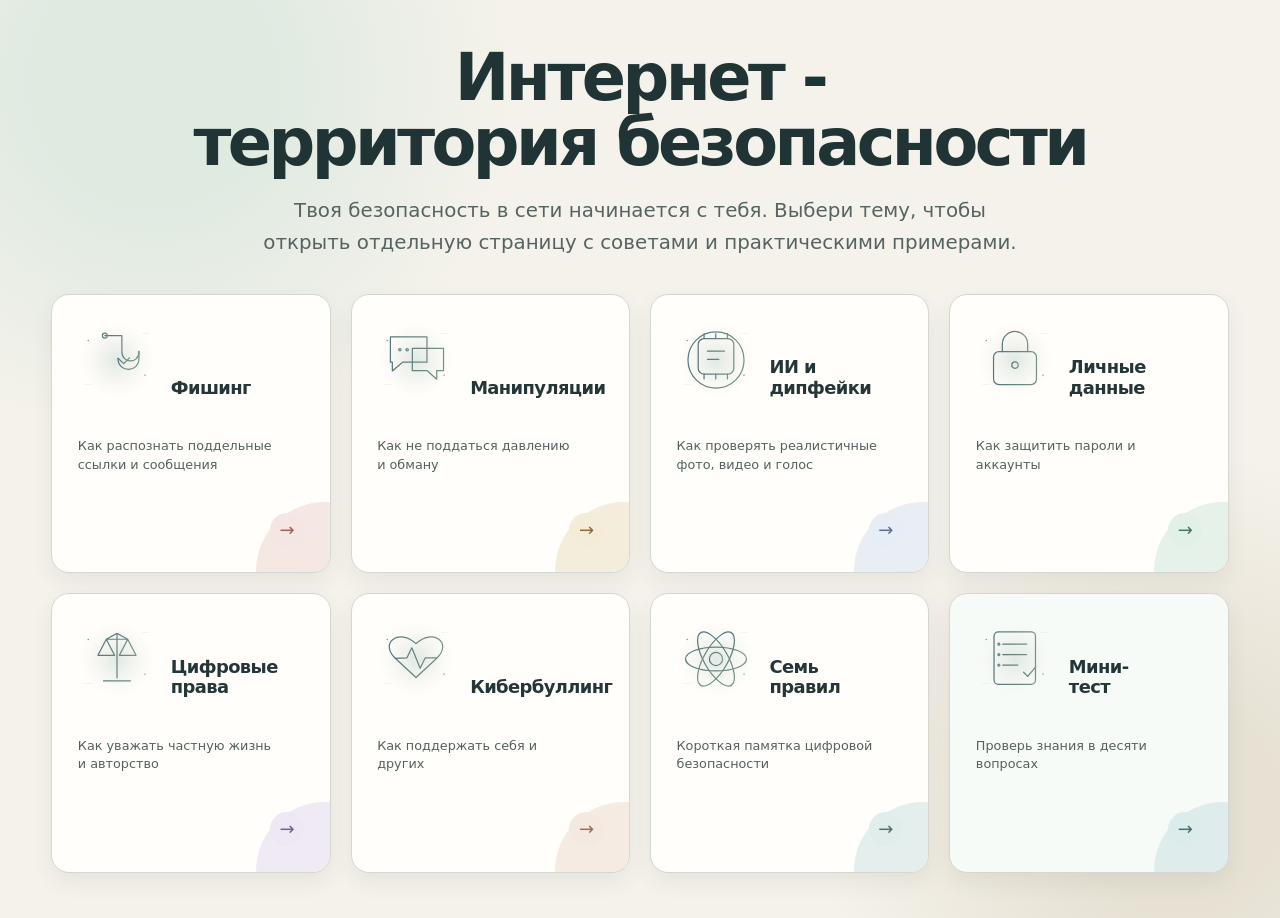
<file: index.html>
<!doctype html>
<html lang="ru">
<head>
  <meta charset="utf-8">
  <meta name="viewport" content="width=device-width, initial-scale=1">
  <meta name="theme-color" content="#f3f2ec">
  <meta name="description" content="Выбери раздел и изучи, как безопасно вести себя в Интернете.">
  <title>Интернет - территория безопасности</title>
  <link rel="stylesheet" href="style.css">
  <link rel="stylesheet" href="light-theme.css">
</head>
<body class="home-page">
  <main class="home-main">
    <section class="home-intro" aria-labelledby="poster-title">
      <h1 id="poster-title">Интернет -<br>территория безопасности</h1>
      <p>Твоя безопасность в сети начинается с тебя. Выбери тему, чтобы открыть отдельную страницу с советами и практическими примерами.</p>
    </section>

    <nav class="topic-grid" aria-label="Разделы плаката">
      <a class="topic-tile tile-phishing" href="topics/phishing.html"><div class="tile-heading"><img src="assets/images/phishing.svg" alt=""><b>Фишинг</b></div><span>Как распознать поддельные ссылки и сообщения</span><i aria-hidden="true">→</i></a>
      <a class="topic-tile tile-social" href="topics/social-engineering.html"><div class="tile-heading"><img src="assets/images/social-engineering.svg" alt=""><b>Манипуляции</b></div><span>Как не поддаться давлению и обману</span><i aria-hidden="true">→</i></a>
      <a class="topic-tile tile-ai" href="topics/ai.html"><div class="tile-heading"><img src="assets/images/artificial-intelligence.svg" alt=""><b>ИИ и дипфейки</b></div><span>Как проверять реалистичные фото, видео и голос</span><i aria-hidden="true">→</i></a>
      <a class="topic-tile tile-data" href="topics/data.html"><div class="tile-heading"><img src="assets/images/data-protection.svg" alt=""><b>Личные данные</b></div><span>Как защитить пароли и аккаунты</span><i aria-hidden="true">→</i></a>
      <a class="topic-tile tile-rights" href="topics/rights.html"><div class="tile-heading"><img src="assets/images/digital-law.svg" alt=""><b>Цифровые права</b></div><span>Как уважать частную жизнь и авторство</span><i aria-hidden="true">→</i></a>
      <a class="topic-tile tile-bullying" href="topics/bullying.html"><div class="tile-heading"><img src="assets/images/cyberbullying.svg" alt=""><b>Кибербуллинг</b></div><span>Как поддержать себя и других</span><i aria-hidden="true">→</i></a>
      <a class="topic-tile tile-rules" href="topics/rules.html"><div class="tile-heading"><img src="assets/images/security-rules.svg" alt=""><b>Семь правил</b></div><span>Короткая памятка цифровой безопасности</span><i aria-hidden="true">→</i></a>
      <a class="topic-tile tile-quiz" href="quiz.html"><div class="tile-heading"><img src="assets/images/quiz.svg" alt=""><b>Мини-тест</b></div><span>Проверь знания в десяти вопросах</span><i aria-hidden="true">→</i></a>
    </nav>
  </main>
</body>
</html>
</file>
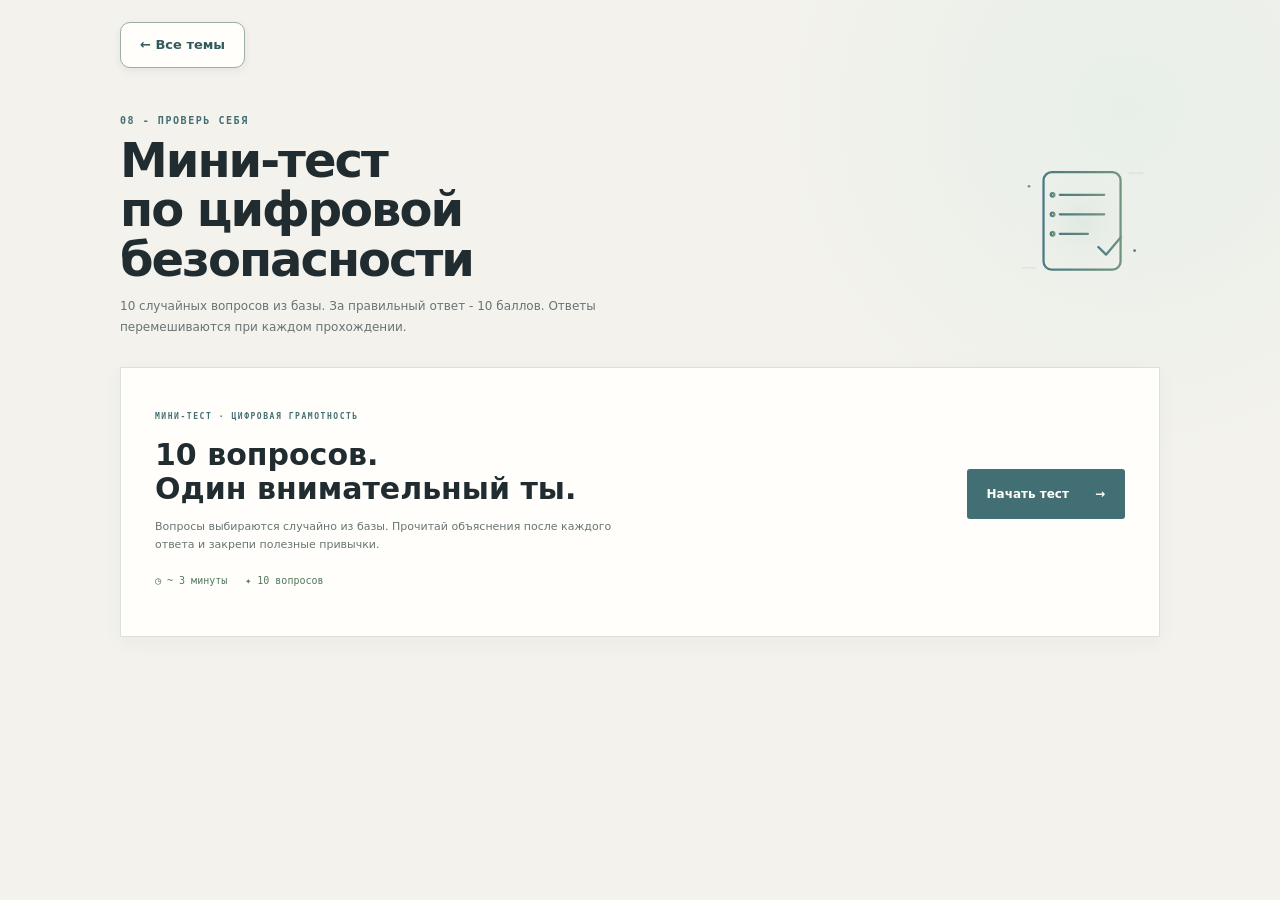
<file: quiz.html>
<!doctype html><html lang="ru"><head><meta charset="utf-8"><meta name="viewport" content="width=device-width,initial-scale=1"><meta name="theme-color" content="#f3f2ec"><meta name="description" content="Проверь знания о цифровой безопасности: 10 случайных вопросов."><title>Мини-тест - Интернет: территория безопасности</title><link rel="stylesheet" href="style.css"><script src="script.js" defer></script><link rel="stylesheet" href="light-theme.css"></head><body class="detail-page"><header class="detail-header"><a class="back-home" href="index.html">← Все темы</a></header><main class="detail-main quiz-page-main"><a class="back-link" href="index.html">← К выбору темы</a><section class="quiz-section"><div class="quiz-heading"><div><p class="eyebrow">08 - ПРОВЕРЬ СЕБЯ</p><h1>Мини-тест<br>по цифровой безопасности</h1><p>10 случайных вопросов из базы. За правильный ответ - 10 баллов. Ответы перемешиваются при каждом прохождении.</p></div><div class="quiz-illustration"><img src="assets/images/quiz.svg" alt="Карточки вопросов цифровой безопасности"></div></div><div class="quiz-shell" id="quiz-app" aria-live="polite"><div class="quiz-start"><div><span class="quiz-overline">МИНИ-ТЕСТ · ЦИФРОВАЯ ГРАМОТНОСТЬ</span><h3>10 вопросов.<br>Один внимательный ты.</h3><p>Вопросы выбираются случайно из базы. Прочитай объяснения после каждого ответа и закрепи полезные привычки.</p><div class="quiz-meta"><span>◷ ~ 3 минуты</span><span>✦ 10 вопросов</span></div></div><button class="button button-primary" id="start-quiz" type="button">Начать тест <span>→</span></button></div><div class="quiz-stage" hidden></div><div class="quiz-result" hidden></div></div></section></main><footer class="detail-footer"><a href="index.html">К главной</a></footer></body></html>
</file>
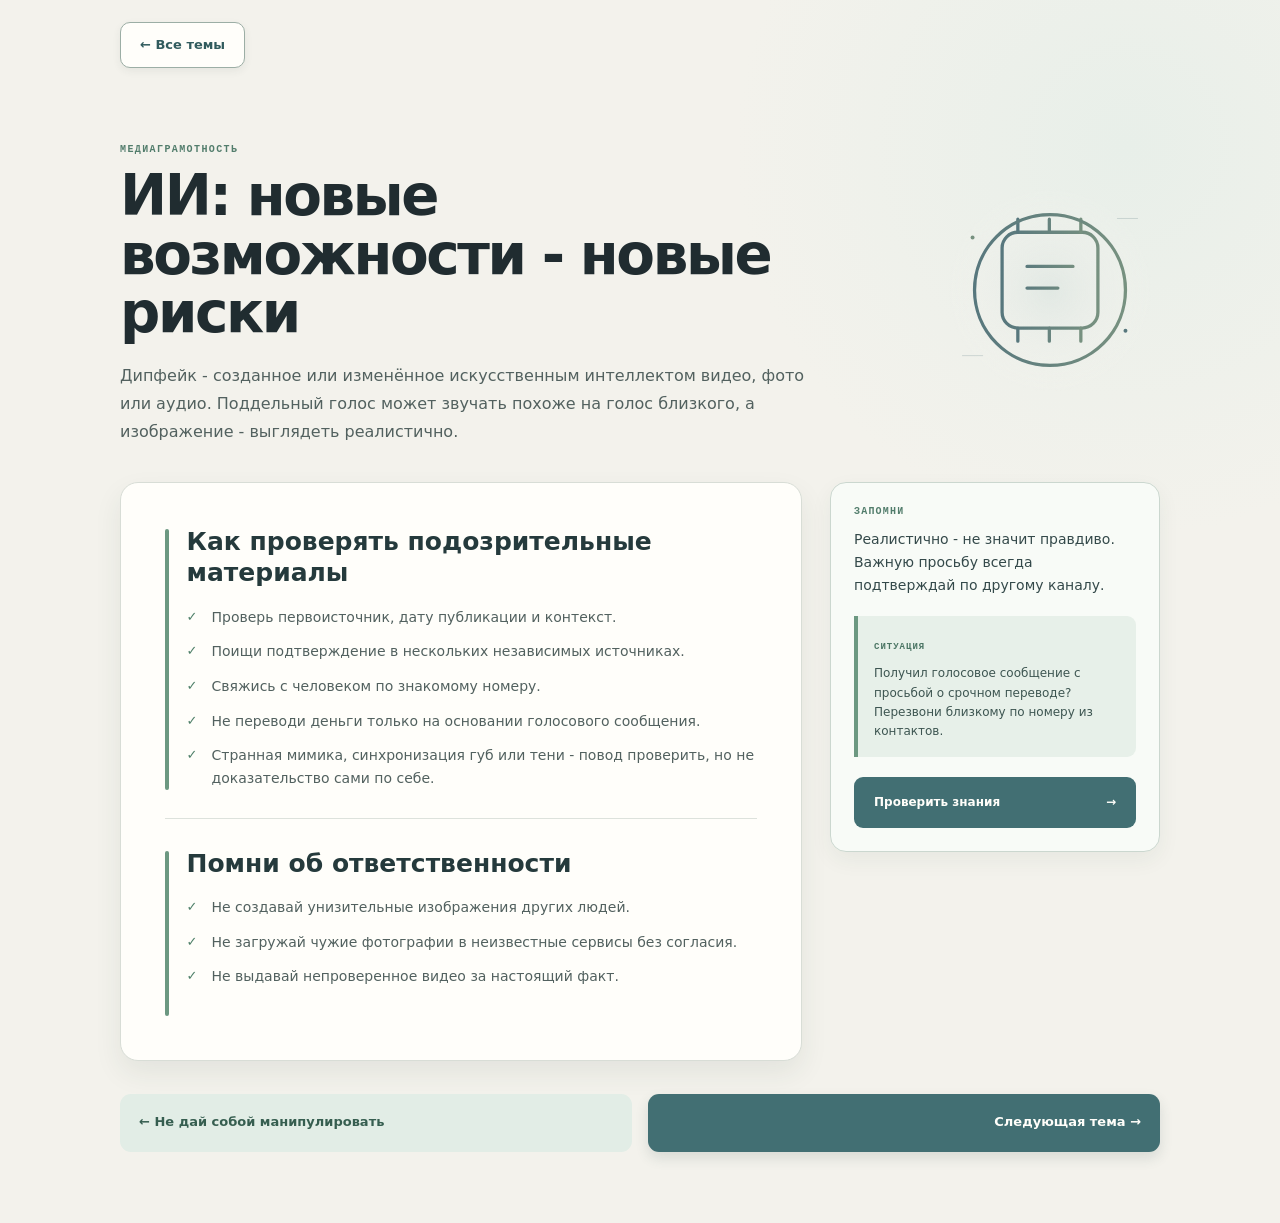
<file: topics/ai.html>
<!doctype html><html lang="ru"><head><meta charset="utf-8"><meta name="viewport" content="width=device-width,initial-scale=1"><meta name="theme-color" content="#f3f2ec"><title>ИИ: новые возможности - новые риски - Интернет: территория безопасности</title><link rel="stylesheet" href="../style.css"><link rel="stylesheet" href="../light-theme.css"></head><body class="detail-page"><header class="detail-header"><a class="back-home" href="../index.html">← Все темы</a></header><main class="detail-main"><div class="detail-hero"><div><p class="eyebrow">МЕДИАГРАМОТНОСТЬ</p><h1>ИИ: новые возможности - новые риски</h1><p class="detail-lead">Дипфейк - созданное или изменённое искусственным интеллектом видео, фото или аудио. Поддельный голос может звучать похоже на голос близкого, а изображение - выглядеть реалистично.</p></div><img src="../assets/images/artificial-intelligence.svg" alt="Искусственный интеллект и цифровая сеть"></div><div class="detail-grid"><div><section class="topic-info"><h2>Как проверять подозрительные материалы</h2><ul><li>Проверь первоисточник, дату публикации и контекст.</li><li>Поищи подтверждение в нескольких независимых источниках.</li><li>Свяжись с человеком по знакомому номеру.</li><li>Не переводи деньги только на основании голосового сообщения.</li><li>Странная мимика, синхронизация губ или тени - повод проверить, но не доказательство сами по себе.</li></ul></section><section class="topic-info"><h2>Помни об ответственности</h2><ul><li>Не создавай унизительные изображения других людей.</li><li>Не загружай чужие фотографии в неизвестные сервисы без согласия.</li><li>Не выдавай непроверенное видео за настоящий факт.</li></ul></section></div><aside class="detail-aside"><span>ЗАПОМНИ</span><p>Реалистично - не значит правдиво. Важную просьбу всегда подтверждай по другому каналу.</p><div class="example-box"><b>СИТУАЦИЯ</b><p>Получил голосовое сообщение с просьбой о срочном переводе? Перезвони близкому по номеру из контактов.</p></div><a class="button button-primary" href="../quiz.html">Проверить знания <span>→</span></a></aside></div><nav class="detail-pagination" aria-label="Переход между темами"><a href="social-engineering.html">← Не дай собой манипулировать</a><a href="data.html">Следующая тема →</a></nav></main></body></html>
</file>
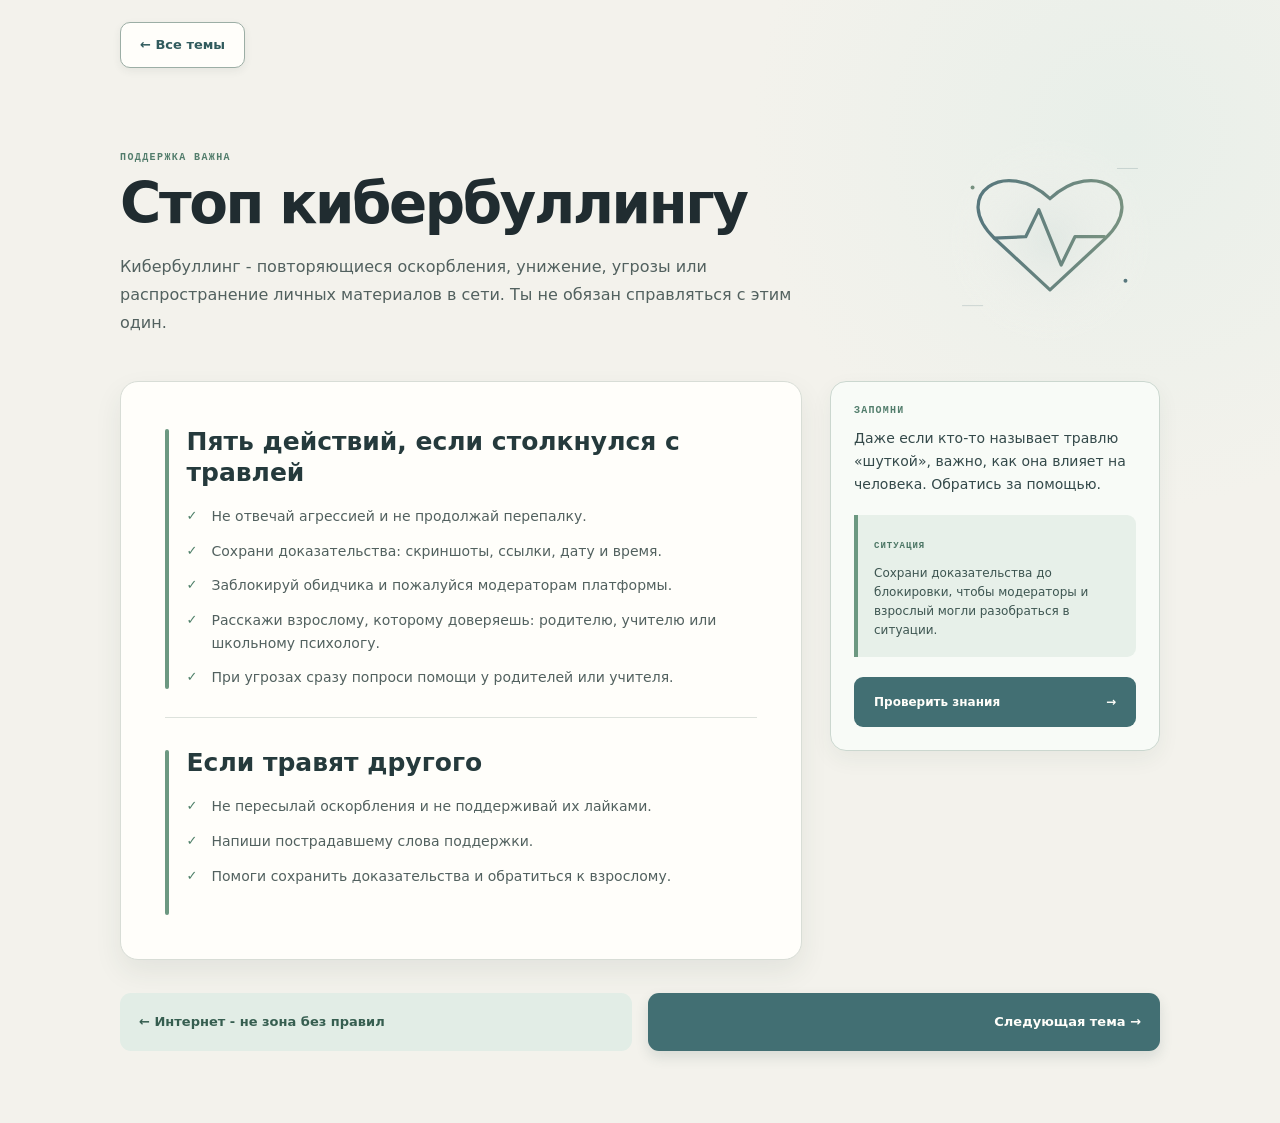
<file: topics/bullying.html>
<!doctype html><html lang="ru"><head><meta charset="utf-8"><meta name="viewport" content="width=device-width,initial-scale=1"><meta name="theme-color" content="#f3f2ec"><title>Стоп кибербуллингу - Интернет: территория безопасности</title><link rel="stylesheet" href="../style.css"><link rel="stylesheet" href="../light-theme.css"></head><body class="detail-page"><header class="detail-header"><a class="back-home" href="../index.html">← Все темы</a></header><main class="detail-main"><div class="detail-hero"><div><p class="eyebrow">ПОДДЕРЖКА ВАЖНА</p><h1>Стоп кибербуллингу</h1><p class="detail-lead">Кибербуллинг - повторяющиеся оскорбления, унижение, угрозы или распространение личных материалов в сети. Ты не обязан справляться с этим один.</p></div><img src="../assets/images/cyberbullying.svg" alt="Сообщение поддержки останавливает травлю"></div><div class="detail-grid"><div><section class="topic-info"><h2>Пять действий, если столкнулся с травлей</h2><ul><li>Не отвечай агрессией и не продолжай перепалку.</li><li>Сохрани доказательства: скриншоты, ссылки, дату и время.</li><li>Заблокируй обидчика и пожалуйся модераторам платформы.</li><li>Расскажи взрослому, которому доверяешь: родителю, учителю или школьному психологу.</li><li>При угрозах сразу попроси помощи у родителей или учителя.</li></ul></section><section class="topic-info"><h2>Если травят другого</h2><ul><li>Не пересылай оскорбления и не поддерживай их лайками.</li><li>Напиши пострадавшему слова поддержки.</li><li>Помоги сохранить доказательства и обратиться к взрослому.</li></ul></section></div><aside class="detail-aside"><span>ЗАПОМНИ</span><p>Даже если кто-то называет травлю «шуткой», важно, как она влияет на человека. Обратись за помощью.</p><div class="example-box"><b>СИТУАЦИЯ</b><p>Сохрани доказательства до блокировки, чтобы модераторы и взрослый могли разобраться в ситуации.</p></div><a class="button button-primary" href="../quiz.html">Проверить знания <span>→</span></a></aside></div><nav class="detail-pagination" aria-label="Переход между темами"><a href="rights.html">← Интернет - не зона без правил</a><a href="rules.html">Следующая тема →</a></nav></main></body></html>
</file>
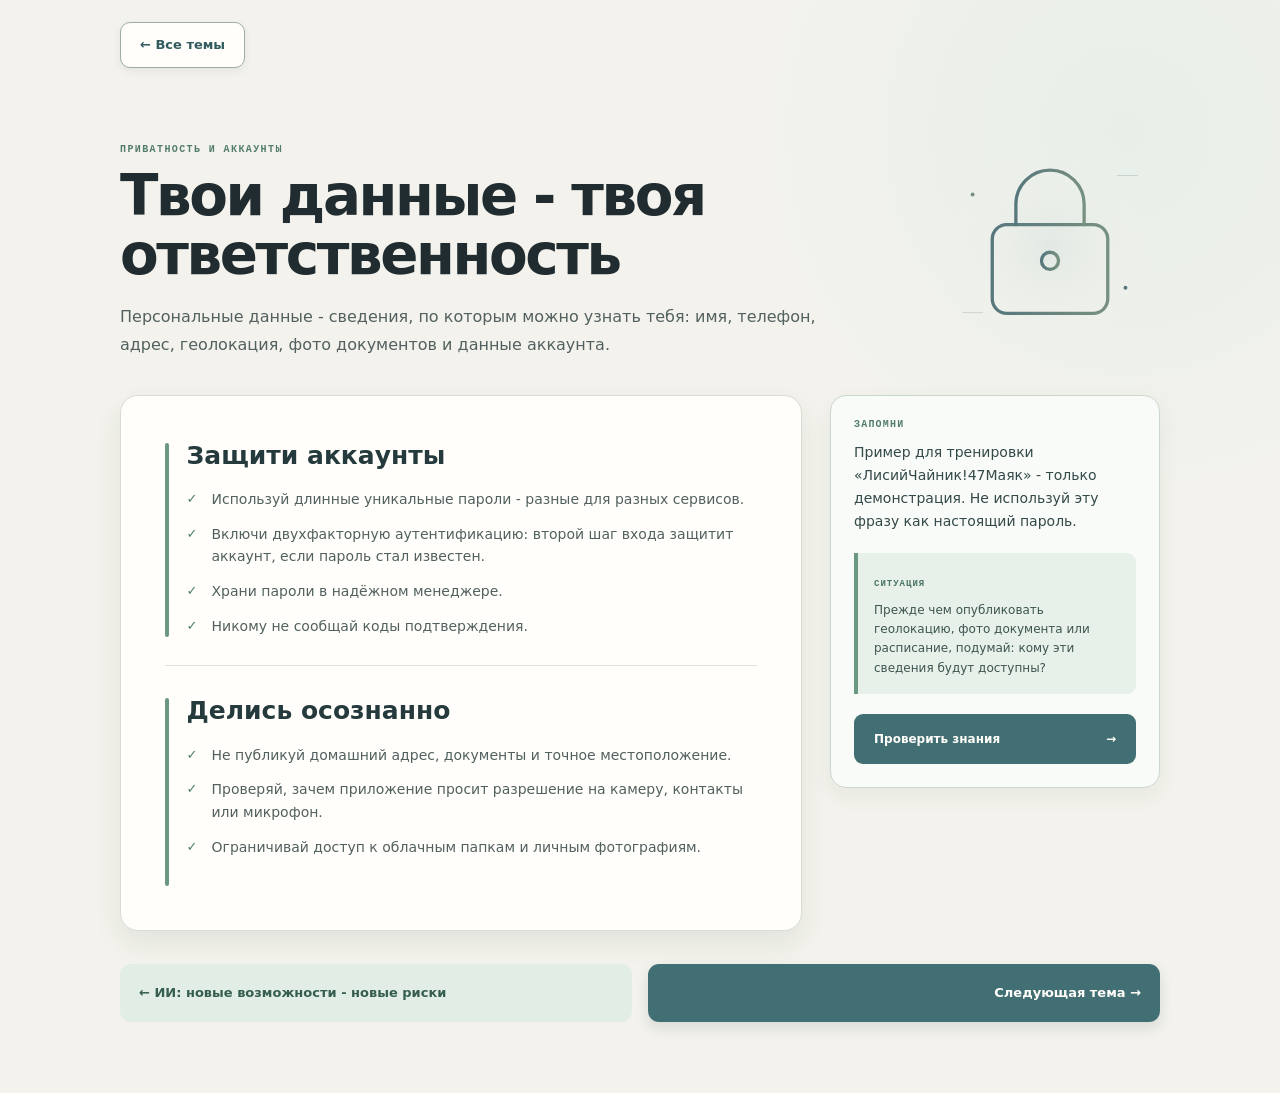
<file: topics/data.html>
<!doctype html><html lang="ru"><head><meta charset="utf-8"><meta name="viewport" content="width=device-width,initial-scale=1"><meta name="theme-color" content="#f3f2ec"><title>Твои данные - твоя ответственность - Интернет: территория безопасности</title><link rel="stylesheet" href="../style.css"><link rel="stylesheet" href="../light-theme.css"></head><body class="detail-page"><header class="detail-header"><a class="back-home" href="../index.html">← Все темы</a></header><main class="detail-main"><div class="detail-hero"><div><p class="eyebrow">ПРИВАТНОСТЬ И АККАУНТЫ</p><h1>Твои данные - твоя ответственность</h1><p class="detail-lead">Персональные данные - сведения, по которым можно узнать тебя: имя, телефон, адрес, геолокация, фото документов и данные аккаунта.</p></div><img src="../assets/images/data-protection.svg" alt="Личные данные под защитой замка"></div><div class="detail-grid"><div><section class="topic-info"><h2>Защити аккаунты</h2><ul><li>Используй длинные уникальные пароли - разные для разных сервисов.</li><li>Включи двухфакторную аутентификацию: второй шаг входа защитит аккаунт, если пароль стал известен.</li><li>Храни пароли в надёжном менеджере.</li><li>Никому не сообщай коды подтверждения.</li></ul></section><section class="topic-info"><h2>Делись осознанно</h2><ul><li>Не публикуй домашний адрес, документы и точное местоположение.</li><li>Проверяй, зачем приложение просит разрешение на камеру, контакты или микрофон.</li><li>Ограничивай доступ к облачным папкам и личным фотографиям.</li></ul></section></div><aside class="detail-aside"><span>ЗАПОМНИ</span><p>Пример для тренировки «ЛисийЧайник!47Маяк» - только демонстрация. Не используй эту фразу как настоящий пароль.</p><div class="example-box"><b>СИТУАЦИЯ</b><p>Прежде чем опубликовать геолокацию, фото документа или расписание, подумай: кому эти сведения будут доступны?</p></div><a class="button button-primary" href="../quiz.html">Проверить знания <span>→</span></a></aside></div><nav class="detail-pagination" aria-label="Переход между темами"><a href="ai.html">← ИИ: новые возможности - новые риски</a><a href="rights.html">Следующая тема →</a></nav></main></body></html>
</file>
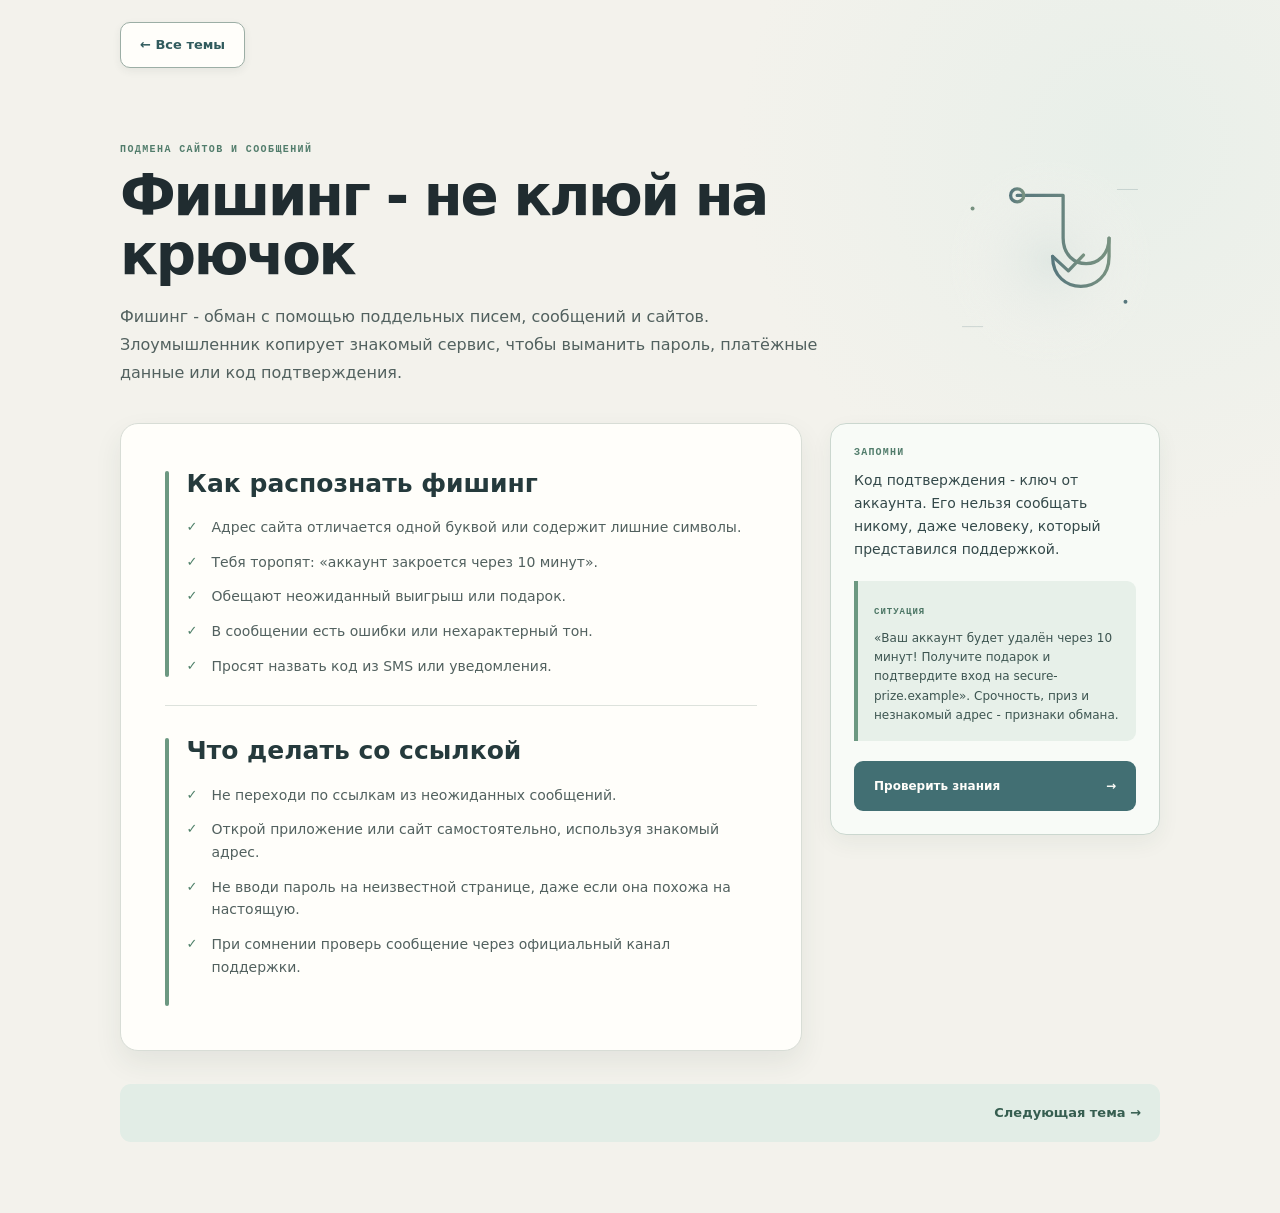
<file: topics/phishing.html>
<!doctype html><html lang="ru"><head><meta charset="utf-8"><meta name="viewport" content="width=device-width,initial-scale=1"><meta name="theme-color" content="#f3f2ec"><title>Фишинг - не клюй на крючок - Интернет: территория безопасности</title><link rel="stylesheet" href="../style.css"><link rel="stylesheet" href="../light-theme.css"></head><body class="detail-page"><header class="detail-header"><a class="back-home" href="../index.html">← Все темы</a></header><main class="detail-main"><div class="detail-hero"><div><p class="eyebrow">ПОДМЕНА САЙТОВ И СООБЩЕНИЙ</p><h1>Фишинг - не клюй на крючок</h1><p class="detail-lead">Фишинг - обман с помощью поддельных писем, сообщений и сайтов. Злоумышленник копирует знакомый сервис, чтобы выманить пароль, платёжные данные или код подтверждения.</p></div><img src="../assets/images/phishing.svg" alt="Крючок маскируется под ссылку"></div><div class="detail-grid"><div><section class="topic-info"><h2>Как распознать фишинг</h2><ul><li>Адрес сайта отличается одной буквой или содержит лишние символы.</li><li>Тебя торопят: «аккаунт закроется через 10 минут».</li><li>Обещают неожиданный выигрыш или подарок.</li><li>В сообщении есть ошибки или нехарактерный тон.</li><li>Просят назвать код из SMS или уведомления.</li></ul></section><section class="topic-info"><h2>Что делать со ссылкой</h2><ul><li>Не переходи по ссылкам из неожиданных сообщений.</li><li>Открой приложение или сайт самостоятельно, используя знакомый адрес.</li><li>Не вводи пароль на неизвестной странице, даже если она похожа на настоящую.</li><li>При сомнении проверь сообщение через официальный канал поддержки.</li></ul></section></div><aside class="detail-aside"><span>ЗАПОМНИ</span><p>Код подтверждения - ключ от аккаунта. Его нельзя сообщать никому, даже человеку, который представился поддержкой.</p><div class="example-box"><b>СИТУАЦИЯ</b><p>«Ваш аккаунт будет удалён через 10 минут! Получите подарок и подтвердите вход на secure-prize.example». Срочность, приз и незнакомый адрес - признаки обмана.</p></div><a class="button button-primary" href="../quiz.html">Проверить знания <span>→</span></a></aside></div><nav class="detail-pagination" aria-label="Переход между темами"><a href="social-engineering.html">Следующая тема →</a></nav></main></body></html>
</file>
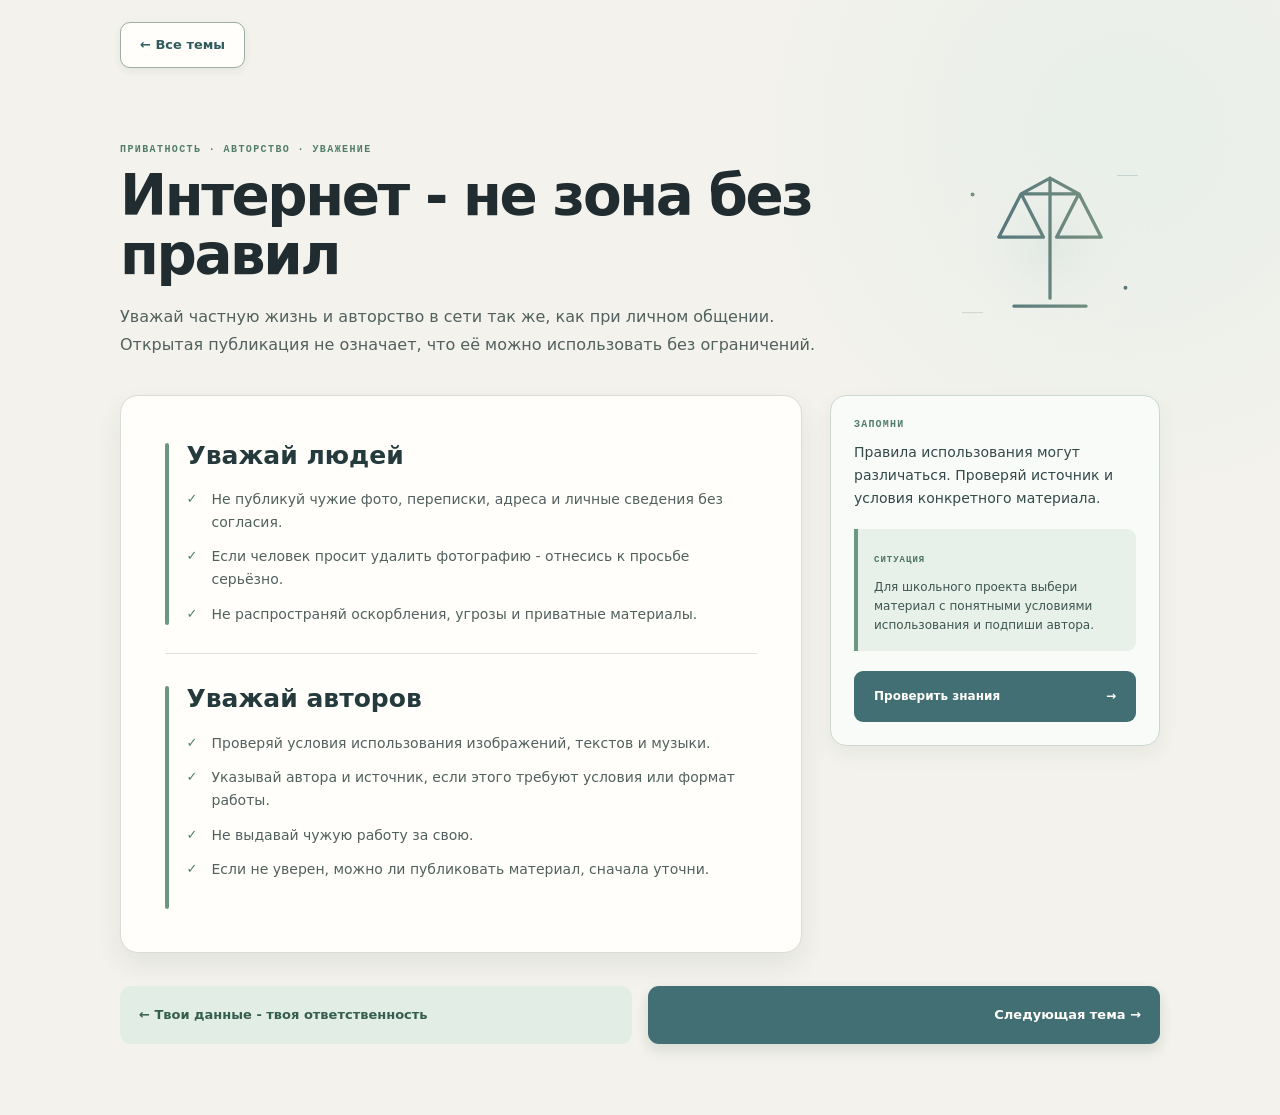
<file: topics/rights.html>
<!doctype html><html lang="ru"><head><meta charset="utf-8"><meta name="viewport" content="width=device-width,initial-scale=1"><meta name="theme-color" content="#f3f2ec"><title>Интернет - не зона без правил - Интернет: территория безопасности</title><link rel="stylesheet" href="../style.css"><link rel="stylesheet" href="../light-theme.css"></head><body class="detail-page"><header class="detail-header"><a class="back-home" href="../index.html">← Все темы</a></header><main class="detail-main"><div class="detail-hero"><div><p class="eyebrow">ПРИВАТНОСТЬ · АВТОРСТВО · УВАЖЕНИЕ</p><h1>Интернет - не зона без правил</h1><p class="detail-lead">Уважай частную жизнь и авторство в сети так же, как при личном общении. Открытая публикация не означает, что её можно использовать без ограничений.</p></div><img src="../assets/images/digital-law.svg" alt="Весы как символ цифровых прав"></div><div class="detail-grid"><div><section class="topic-info"><h2>Уважай людей</h2><ul><li>Не публикуй чужие фото, переписки, адреса и личные сведения без согласия.</li><li>Если человек просит удалить фотографию - отнесись к просьбе серьёзно.</li><li>Не распространяй оскорбления, угрозы и приватные материалы.</li></ul></section><section class="topic-info"><h2>Уважай авторов</h2><ul><li>Проверяй условия использования изображений, текстов и музыки.</li><li>Указывай автора и источник, если этого требуют условия или формат работы.</li><li>Не выдавай чужую работу за свою.</li><li>Если не уверен, можно ли публиковать материал, сначала уточни.</li></ul></section></div><aside class="detail-aside"><span>ЗАПОМНИ</span><p>Правила использования могут различаться. Проверяй источник и условия конкретного материала.</p><div class="example-box"><b>СИТУАЦИЯ</b><p>Для школьного проекта выбери материал с понятными условиями использования и подпиши автора.</p></div><a class="button button-primary" href="../quiz.html">Проверить знания <span>→</span></a></aside></div><nav class="detail-pagination" aria-label="Переход между темами"><a href="data.html">← Твои данные - твоя ответственность</a><a href="bullying.html">Следующая тема →</a></nav></main></body></html>
</file>
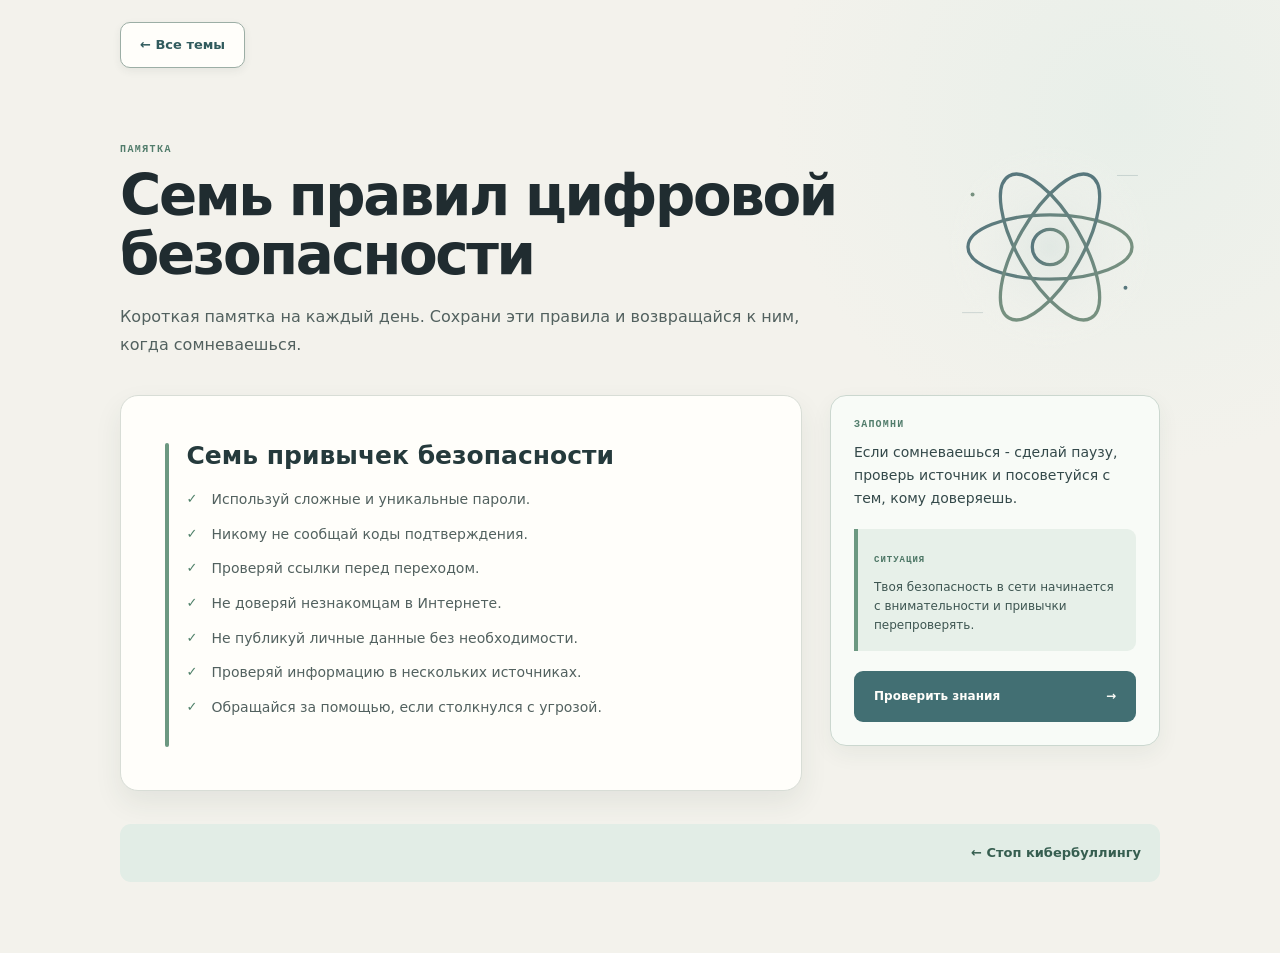
<file: topics/rules.html>
<!doctype html><html lang="ru"><head><meta charset="utf-8"><meta name="viewport" content="width=device-width,initial-scale=1"><meta name="theme-color" content="#f3f2ec"><title>Семь правил цифровой безопасности - Интернет: территория безопасности</title><link rel="stylesheet" href="../style.css"><link rel="stylesheet" href="../light-theme.css"></head><body class="detail-page"><header class="detail-header"><a class="back-home" href="../index.html">← Все темы</a></header><main class="detail-main"><div class="detail-hero"><div><p class="eyebrow">ПАМЯТКА</p><h1>Семь правил цифровой безопасности</h1><p class="detail-lead">Короткая памятка на каждый день. Сохрани эти правила и возвращайся к ним, когда сомневаешься.</p></div><img src="../assets/images/security-rules.svg" alt="Схема семи правил цифровой безопасности"></div><div class="detail-grid"><div><section class="topic-info"><h2>Семь привычек безопасности</h2><ul><li>Используй сложные и уникальные пароли.</li><li>Никому не сообщай коды подтверждения.</li><li>Проверяй ссылки перед переходом.</li><li>Не доверяй незнакомцам в Интернете.</li><li>Не публикуй личные данные без необходимости.</li><li>Проверяй информацию в нескольких источниках.</li><li>Обращайся за помощью, если столкнулся с угрозой.</li></ul></section></div><aside class="detail-aside"><span>ЗАПОМНИ</span><p>Если сомневаешься - сделай паузу, проверь источник и посоветуйся с тем, кому доверяешь.</p><div class="example-box"><b>СИТУАЦИЯ</b><p>Твоя безопасность в сети начинается с внимательности и привычки перепроверять.</p></div><a class="button button-primary" href="../quiz.html">Проверить знания <span>→</span></a></aside></div><nav class="detail-pagination" aria-label="Переход между темами"><a href="bullying.html">← Стоп кибербуллингу</a></nav></main></body></html>
</file>
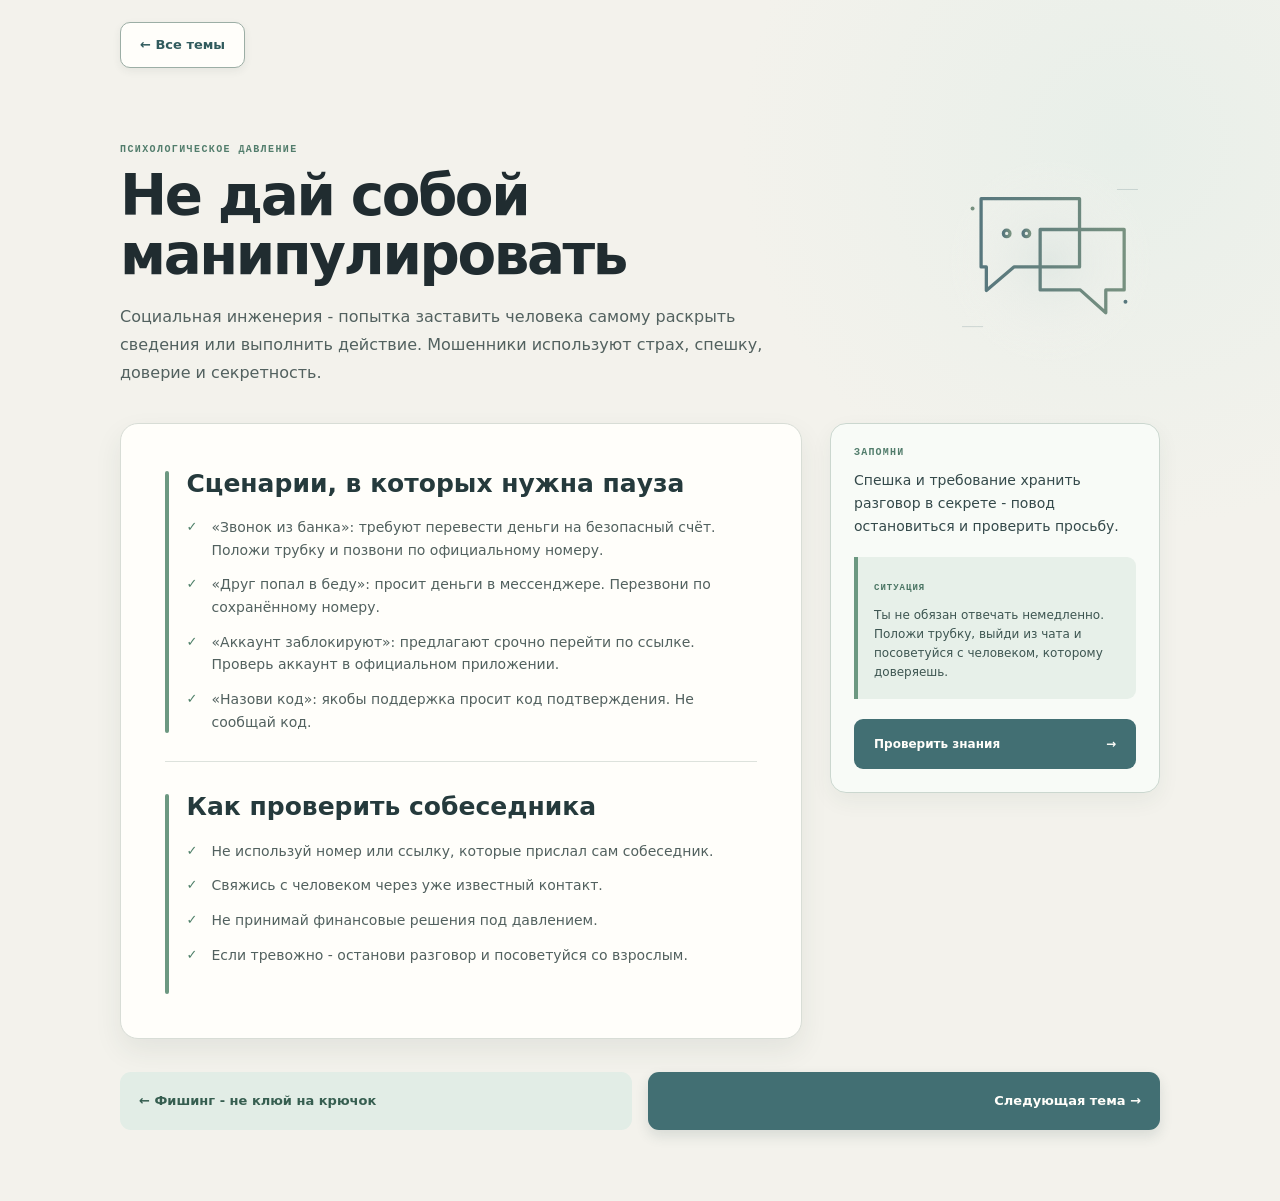
<file: topics/social-engineering.html>
<!doctype html><html lang="ru"><head><meta charset="utf-8"><meta name="viewport" content="width=device-width,initial-scale=1"><meta name="theme-color" content="#f3f2ec"><title>Не дай собой манипулировать - Интернет: территория безопасности</title><link rel="stylesheet" href="../style.css"><link rel="stylesheet" href="../light-theme.css"></head><body class="detail-page"><header class="detail-header"><a class="back-home" href="../index.html">← Все темы</a></header><main class="detail-main"><div class="detail-hero"><div><p class="eyebrow">ПСИХОЛОГИЧЕСКОЕ ДАВЛЕНИЕ</p><h1>Не дай собой манипулировать</h1><p class="detail-lead">Социальная инженерия - попытка заставить человека самому раскрыть сведения или выполнить действие. Мошенники используют страх, спешку, доверие и секретность.</p></div><img src="../assets/images/social-engineering.svg" alt="Манипулятивные сообщения"></div><div class="detail-grid"><div><section class="topic-info"><h2>Сценарии, в которых нужна пауза</h2><ul><li>«Звонок из банка»: требуют перевести деньги на безопасный счёт. Положи трубку и позвони по официальному номеру.</li><li>«Друг попал в беду»: просит деньги в мессенджере. Перезвони по сохранённому номеру.</li><li>«Аккаунт заблокируют»: предлагают срочно перейти по ссылке. Проверь аккаунт в официальном приложении.</li><li>«Назови код»: якобы поддержка просит код подтверждения. Не сообщай код.</li></ul></section><section class="topic-info"><h2>Как проверить собеседника</h2><ul><li>Не используй номер или ссылку, которые прислал сам собеседник.</li><li>Свяжись с человеком через уже известный контакт.</li><li>Не принимай финансовые решения под давлением.</li><li>Если тревожно - останови разговор и посоветуйся со взрослым.</li></ul></section></div><aside class="detail-aside"><span>ЗАПОМНИ</span><p>Спешка и требование хранить разговор в секрете - повод остановиться и проверить просьбу.</p><div class="example-box"><b>СИТУАЦИЯ</b><p>Ты не обязан отвечать немедленно. Положи трубку, выйди из чата и посоветуйся с человеком, которому доверяешь.</p></div><a class="button button-primary" href="../quiz.html">Проверить знания <span>→</span></a></aside></div><nav class="detail-pagination" aria-label="Переход между темами"><a href="phishing.html">← Фишинг - не клюй на крючок</a><a href="ai.html">Следующая тема →</a></nav></main></body></html>
</file>
<file: style.css>
:root{--bg:#0b1220;--bg2:#101b2d;--card:#17263d;--card2:#1c2d46;--cyan:#00c2ff;--mint:#00d6a3;--text:#f1f5f9;--muted:#94a3b8;--line:rgba(148,163,184,.17);--pink:#ff5c70;--amber:#ffb547;--mono:ui-monospace,'Cascadia Code',Consolas,monospace;--sans:system-ui,-apple-system,'Segoe UI',Arial,sans-serif}*{box-sizing:border-box}html{scroll-behavior:smooth;scroll-padding-top:90px}body{margin:0;background:var(--bg);color:var(--text);font-family:var(--sans);font-size:15px;line-height:1.7;overflow-x:hidden}a{color:inherit;text-decoration:none}button{font:inherit;color:inherit}.skip-link{position:absolute;z-index:20;top:-60px;left:16px;padding:10px 15px;background:var(--cyan);color:var(--bg)}.skip-link:focus{top:12px}:focus-visible{outline:3px solid var(--mint)!important;outline-offset:4px}.site-header{height:78px;display:flex;align-items:center;justify-content:space-between;padding:0 7.1%;border-bottom:1px solid var(--line);position:relative;z-index:5;background:rgba(11,18,32,.92)}.brand{display:flex;gap:11px;align-items:center;font:700 11px var(--mono);letter-spacing:1.7px}.brand-mark{font:700 22px var(--mono);color:var(--cyan);text-shadow:0 0 18px #00c2ff}.site-header nav{display:flex;align-items:center;gap:38px;font-size:12px;color:#b8c5d5}.site-header nav a:hover,footer a:hover{color:var(--cyan)}.nav-quiz{padding:10px 16px;border:1px solid rgba(0,194,255,.4);border-radius:3px;color:var(--cyan)}.nav-quiz span{margin-left:8px}.hero{min-height:650px;padding:65px 7.1% 60px;display:grid;grid-template-columns:1fr 1.04fr;align-items:center;gap:5%;position:relative;max-width:1600px;margin:auto}.eyebrow,.card-kicker,.section-count,.message-top,.help-title,.deepfake-top,.deepfake-foot,.quiz-overline,footer>a:last-child{font:600 10px var(--mono);letter-spacing:1.55px;color:var(--cyan)}.live-dot,.tag-bottom i{width:7px;height:7px;display:inline-block;background:var(--mint);border-radius:50%;box-shadow:0 0 10px var(--mint);margin-right:9px}.hero h1{font-size:clamp(51px,6.15vw,86px);letter-spacing:-5px;line-height:.98;margin:25px 0}.hero h1 span{color:var(--cyan)}.hero-subtitle{font-size:18px;font-weight:700;margin:22px 0 5px}.hero-description{max-width:460px;color:var(--muted);font-size:14px}.button{display:inline-flex;align-items:center;justify-content:space-between;gap:26px;padding:14px 19px;font-weight:700;font-size:12px;border-radius:3px;transition:.2s ease;border:1px solid transparent;cursor:pointer}.button-primary{background:var(--cyan);color:#07121e}.button-primary:hover{background:#6bdcff;transform:translateY(-2px);box-shadow:0 8px 26px #00c2ff40}.hero .button{margin-top:20px}.hero-note{display:flex;align-items:center;gap:13px;color:var(--muted);font-size:10px;line-height:1.5;margin-top:42px}.hero-note b{color:var(--text)}.note-icon{font-size:23px;color:var(--mint)}.hero-art{position:relative;min-height:440px;display:grid;place-items:center}.hero-art>img{position:relative;z-index:1;width:min(100%,500px);filter:drop-shadow(0 15px 55px #00c2ff23)}.hero-orbit{position:absolute;border:1px solid rgba(0,194,255,.17);border-radius:50%;width:410px;height:410px}.orbit-two{width:500px;height:500px;border-style:dashed;animation:spin 80s linear infinite}.float-tag{position:absolute;z-index:2;padding:10px 13px;background:#12233a;border:1px solid rgba(0,194,255,.27);font:600 9px var(--mono);letter-spacing:.8px;box-shadow:0 7px 20px #0004}.tag-top{top:75px;right:5%;color:#bdefff}.tag-top span{color:var(--cyan);margin-right:5px}.tag-bottom{bottom:48px;left:7%;color:#bdefff}.hero-index{position:absolute;bottom:15px;right:0;font:11px var(--mono);color:var(--muted)}@keyframes spin{to{transform:rotate(360deg)}}.ticker{overflow:hidden;border-block:1px solid rgba(0,194,255,.23);background:#0e1c2d;padding:13px 0;white-space:nowrap;font:600 10px var(--mono);letter-spacing:2px;color:#bdd4e3}.ticker div{width:max-content;animation:ticker 38s linear infinite}.ticker b{padding:0 37px;color:var(--mint)}@keyframes ticker{to{transform:translateX(-50%)}}.section-pad{padding:105px max(7.1%,calc((100% - 1320px)/2));}.intro{display:grid;grid-template-columns:1fr .8fr;align-items:end;gap:7%;padding-bottom:65px}.intro h2,.section-heading h2,.bullying-heading h2,.quiz-heading h2{font-size:clamp(36px,4.4vw,60px);line-height:1.08;letter-spacing:-2px;margin:17px 0 0}.intro-copy{color:var(--muted);max-width:435px;margin:0 0 8px}.section-heading{display:flex;align-items:end;justify-content:space-between;margin-bottom:38px}.section-count{font-size:12px;border-bottom:1px solid var(--cyan);padding-bottom:8px}.feature-section{padding-top:36px}.feature-card{background:var(--bg2);border:1px solid var(--line);padding:38px;display:grid;grid-template-columns:.8fr 1fr;column-gap:6%;align-items:center;margin-bottom:22px;position:relative}.feature-visual{min-height:240px;display:grid;place-items:center;background:radial-gradient(ellipse,#112d45 0%,transparent 70%)}.feature-visual img{width:min(100%,340px);max-height:270px}.feature-content h3,.ai-copy h3{font-size:35px;letter-spacing:-1.2px;line-height:1.12;margin:9px 0 14px}.feature-content>p:not(.card-kicker),.ai-copy>p,.rights-copy>p:not(.eyebrow),.bullying-heading>div>p:not(.eyebrow){color:var(--muted);font-size:13px}.card-kicker{margin:0}.sign-list{border-top:1px solid var(--line);margin-top:23px;padding-top:15px}.sign-list h4,.scenario-wrap h4{font:600 9px var(--mono);letter-spacing:1px;color:var(--muted);margin:0 0 9px}.sign-list ul{list-style:none;margin:0;padding:0;display:grid;grid-template-columns:1fr 1fr;gap:7px 14px;color:#c4d0dc;font-size:10px}.sign-list li:before{content:'↗';color:var(--cyan);margin-right:7px}.message-card{grid-column:1/-1;text-align:left;background:#111f32;border:1px solid rgba(255,92,112,.28);padding:17px 20px;margin-top:27px;cursor:pointer;transition:.2s}.message-card:hover{border-color:var(--pink)}.message-top{display:flex;justify-content:space-between;font-size:8px;color:var(--muted)}.message-alert{color:var(--pink)}.message-from{display:block;margin:12px 0;font-weight:700;font-size:12px}.message-from small{display:block;color:var(--muted);font-weight:400}.message-text{font:12px/1.8 var(--mono);color:#cbd5e1}.message-text u{color:var(--pink)}.message-cta{display:flex;justify-content:space-between;color:var(--cyan);font-size:10px;margin-top:12px}.message-explanation{display:block;margin-top:15px;border-top:1px solid var(--line);padding-top:13px;color:#c7d5e2;font-size:12px}.message-explanation b{color:var(--mint)}.social-card{grid-template-columns:1fr .8fr}.social-card .feature-visual{grid-column:2;grid-row:1}.signal-row{display:flex;gap:8px;margin-top:23px}.signal-row span,.rights-tags span{border:1px solid rgba(255,181,71,.34);color:var(--amber);padding:5px 9px;font:600 8px var(--mono);letter-spacing:.7px}.scenario-wrap{grid-column:1/-1;margin-top:21px;border-top:1px solid var(--line);padding-top:20px}.scenario-grid{display:grid;grid-template-columns:1fr 1fr;gap:9px}.scenario{display:flex;text-align:left;align-items:flex-start;gap:12px;background:#142238;border:1px solid transparent;padding:13px;cursor:pointer}.scenario:hover,.scenario[aria-expanded=true]{border-color:#00c2ff70}.scenario-icon{color:var(--amber);font-size:18px}.scenario b,.scenario small,.scenario em{display:block}.scenario b{font-size:11px}.scenario small{font-size:9px;color:var(--muted)}.scenario em{display:none;font-style:normal;color:var(--mint);font-size:10px;padding-top:8px}.scenario[aria-expanded=true] em{display:block}.scenario-plus{margin-left:auto;color:var(--cyan)}.ai-section{background:#0e1929;border-block:1px solid var(--line)}.ai-grid{display:grid;grid-template-columns:1.06fr .94fr;gap:6%;align-items:stretch}.ai-copy{position:relative}.ai-copy>img{width:90px;float:right;margin:8px 12px 15px 20px}.ai-copy h3{font-size:42px}.ai-advice{display:grid;grid-template-columns:34px 1fr;gap:12px 8px;margin-top:22px;color:#c8d4e1;font-size:11px}.ai-advice span{color:var(--cyan);font:700 11px var(--mono)}.deepfake-card{background:var(--card);border:1px solid var(--line);padding:24px;position:relative}.deepfake-top{display:flex;justify-content:space-between;font-size:8px}.scan-label{color:var(--mint)}.deepfake-card>img{width:100%;height:155px;object-fit:contain;margin:12px 0}.deepfake-card h3{font-size:21px;margin:0}.deepfake-card>p:not(.deepfake-foot){font-size:11px;color:var(--muted)}.clue-list{display:grid;grid-template-columns:1fr 1fr;gap:11px;margin-top:20px}.clue-list span{font-size:9px;color:#c9d4df}.clue-list b{color:var(--cyan);font:600 10px var(--mono);margin-right:5px}.deepfake-foot{font-size:8px;color:var(--mint);margin:22px 0 0}.data-section{background:var(--bg)}.data-layout{display:grid;grid-template-columns:.88fr 1fr;gap:7%;align-items:center}.data-illustration{position:relative;min-height:340px;display:grid;place-items:center;background:radial-gradient(ellipse,#10273b,transparent 67%)}.data-illustration img{width:90%;max-width:390px}.data-stamp{position:absolute;bottom:11%;left:7%;border:1px solid var(--mint);padding:10px 12px;color:var(--mint);font:700 10px/1.15 var(--mono);transform:rotate(-8deg)}.data-stamp span{font-size:20px;margin-left:7px}.data-content>p{color:var(--muted);font-size:13px}.data-points{margin:23px 0}.data-points>div{display:grid;grid-template-columns:35px 1fr;gap:10px;border-top:1px solid var(--line);padding:11px 0}.data-points>div>span{font:700 11px var(--mono);color:var(--mint)}.data-points p{margin:0;color:var(--muted);font-size:10px}.data-points b{font-size:12px;color:var(--text)}.password-card{display:flex;width:100%;align-items:center;text-align:left;gap:15px;background:var(--card);border:1px solid var(--line);padding:14px;cursor:pointer}.password-card:hover{border-color:var(--mint)}.password-card img{width:62px;height:52px;object-fit:contain}.password-card b,.password-card small,.password-card em{display:block}.password-card b{font-size:12px}.password-card small{font-size:9px;color:var(--muted)}.password-card em{font-size:10px;color:#c5d2df;font-style:normal;margin-top:10px}.password-card code{color:var(--mint)}.password-toggle{color:var(--cyan);font-size:19px;margin-left:auto}.rights-section{background:#101b2c;display:grid;grid-template-columns:1fr 1fr;gap:9%;align-items:center;border-block:1px solid var(--line)}.rights-visual img{width:100%;max-width:450px}.rights-copy h2{font-size:clamp(44px,5.3vw,69px);line-height:.98;letter-spacing:-3px;margin:16px 0}.rights-tags{display:flex;gap:8px;margin-top:23px}.rights-tags span{color:var(--cyan);border-color:#00c2ff50}.bullying-section{background:#0b1423}.bullying-heading{display:grid;grid-template-columns:.9fr 1.1fr;align-items:center;gap:7%}.bullying-heading>div>p:not(.eyebrow){max-width:410px}.bullying-heading img{width:100%;max-height:310px;object-fit:contain}.help-panel{margin-top:30px;padding:23px;background:var(--bg2);border:1px solid var(--line)}.help-title{display:flex;justify-content:space-between;padding-bottom:14px;border-bottom:1px solid var(--line);color:var(--cyan);font-size:8px}.help-title span:last-child{color:var(--muted)}.help-steps{display:grid;grid-template-columns:repeat(5,1fr);gap:15px;padding-top:20px}.help-steps>div{display:flex;flex-direction:column;gap:10px}.help-steps b{font:700 17px var(--mono);color:var(--mint)}.help-steps span{font-size:10px;color:#cbd5e1;line-height:1.5}.rules-section{background:#0f1b2d;border-block:1px solid var(--line)}.rules-section .section-heading{align-items:center}.rules-art img{width:180px;height:140px;object-fit:contain}.rules-grid{display:grid;grid-template-columns:repeat(4,1fr);gap:10px}.rules-grid article{min-height:140px;background:var(--card);padding:17px;position:relative;border:1px solid transparent;transition:.2s}.rules-grid article:hover{border-color:#00c2ff65;transform:translateY(-3px)}.rules-grid article>b{font:600 10px var(--mono);color:var(--cyan)}.rules-grid article p{font-size:11px;font-weight:600;line-height:1.5;margin:15px 0 0}.rules-grid article>span{position:absolute;right:15px;top:13px;color:#00d6a380;font-size:19px}.rules-grid .rule-help{grid-column:span 2;background:linear-gradient(120deg,#153149,#173044)}.quiz-section{background:var(--bg);padding-bottom:95px}.quiz-heading{display:flex;align-items:center;justify-content:space-between}.quiz-heading>div:first-child{max-width:590px}.quiz-heading p:not(.eyebrow){max-width:420px;color:var(--muted);font-size:12px}.quiz-illustration img{width:190px;height:150px;object-fit:contain}.quiz-shell{margin-top:28px;min-height:270px;background:var(--bg2);border:1px solid var(--line);padding:34px}.quiz-start{display:flex;align-items:center;justify-content:space-between;gap:35px}.quiz-start h3{font-size:30px;line-height:1.15;margin:10px 0}.quiz-start p{max-width:490px;color:var(--muted);font-size:11px}.quiz-overline{font-size:8px}.quiz-meta{display:flex;gap:18px;color:var(--mint);font:10px var(--mono);margin-top:20px}.quiz-stage[hidden],.quiz-result[hidden],.quiz-start[hidden]{display:none}.quiz-progress-row{display:flex;justify-content:space-between;color:var(--muted);font:10px var(--mono)}.progress-track{height:4px;background:#28394d;margin:11px 0 24px}.progress-fill{height:100%;background:linear-gradient(90deg,var(--cyan),var(--mint));transition:width .3s}.question-category{font:9px var(--mono);color:var(--mint);letter-spacing:1px}.quiz-stage h3{font-size:21px;line-height:1.4;margin:11px 0 20px}.answer-grid{display:grid;grid-template-columns:1fr 1fr;gap:9px}.answer-option{min-height:48px;text-align:left;padding:12px 15px;border:1px solid #314259;background:#142238;cursor:pointer;font-size:11px;transition:.18s}.answer-option:hover:not(:disabled){border-color:var(--cyan);background:#183049}.answer-option[aria-pressed=true]{border-color:var(--cyan);background:#103147}.answer-option:disabled{cursor:default}.answer-option.correct{border-color:var(--mint);background:#10362f}.answer-option.incorrect{border-color:var(--pink);background:#3b202e}.quiz-feedback{margin-top:16px;padding:13px;border-left:2px solid var(--mint);background:#102b29;color:#d3e6df;font-size:11px}.quiz-feedback.wrong{border-color:var(--pink);background:#2c202b}.quiz-feedback strong{display:block;margin-bottom:4px;color:var(--mint)}.quiz-feedback.wrong strong{color:#ff8998}.quiz-actions{display:flex;justify-content:flex-end;margin-top:15px}.quiz-actions .button{padding:11px 15px}.quiz-result{text-align:center;max-width:650px;margin:0 auto;padding:12px}.quiz-result img{width:115px;height:115px;object-fit:contain}.quiz-result h3{font-size:32px;margin:6px 0}.quiz-result p{color:var(--muted);font-size:12px}.result-score{font:700 48px var(--mono);color:var(--mint);margin:8px}.result-stats{display:flex;justify-content:center;gap:28px;color:#c5d2df;font-size:11px}.result-badge{color:var(--cyan);font-size:16px;font-weight:800;margin:12px}.result-actions{display:flex;justify-content:center;gap:12px;margin-top:20px}.button-outline{border-color:#00c2ff75;color:var(--cyan);background:transparent}.button-outline:hover{background:#00c2ff16}.quiz-privacy{text-align:center;color:var(--muted);font-size:9px;margin:13px}.closing{position:relative;overflow:hidden;text-align:center;background:#0f1d30;border-block:1px solid rgba(0,194,255,.18);padding-block:94px}.closing-glow{position:absolute;width:430px;height:230px;border-radius:50%;background:#00c2ff1b;filter:blur(75px);top:0;left:calc(50% - 215px)}.closing>*:not(.closing-glow){position:relative}.closing h2{font-size:clamp(39px,5vw,65px);line-height:1.1;letter-spacing:-2.5px;margin:15px 0}.closing h2 span{color:var(--cyan)}.closing>p:not(.eyebrow){max-width:540px;margin:0 auto 20px;color:var(--muted);font-size:12px}.closing strong{display:block;font:600 9px var(--mono);letter-spacing:1.5px;color:var(--mint);margin-bottom:24px}.closing-decoration{position:absolute!important;right:8%;bottom:30px;color:#94a3b825;font:700 14px/1.4 var(--mono);text-align:left;letter-spacing:2px}.closing-decoration span{color:#00c2ff55;margin-left:8px}footer{padding:22px 7.1%;display:flex;align-items:center;justify-content:space-between;color:var(--muted);font-size:9px}footer>a:last-child{font-size:8px}@media(max-width:800px){.hero{grid-template-columns:1fr 1fr;padding-top:50px;min-height:560px}.hero h1{font-size:57px;letter-spacing:-3px}.hero-art{min-height:360px}.hero-orbit{width:300px;height:300px}.orbit-two{width:360px;height:360px}.section-pad{padding:75px 6%}.feature-card{padding:27px;gap:4%}.feature-visual{min-height:190px}.sign-list ul{grid-template-columns:1fr}.help-steps{grid-template-columns:repeat(3,1fr)}.rules-grid{grid-template-columns:repeat(2,1fr)}.site-header{padding-inline:5%}.site-header nav{gap:17px}.data-layout{gap:4%}}@media(max-width:600px){body{font-size:14px}.site-header{height:64px}.brand{font-size:9px}.site-header nav{gap:12px;font-size:10px}.site-header nav a:nth-child(-n+2){display:none}.nav-quiz{padding:8px 10px}.hero{grid-template-columns:1fr;padding:50px 7% 38px;gap:0}.hero h1{font-size:59px}.hero-art{min-height:310px;grid-row:1;margin-bottom:5px}.hero-art>img{width:min(88%,370px)}.hero-orbit{width:265px;height:265px}.orbit-two{width:315px;height:315px}.tag-top{top:30px}.tag-bottom{bottom:26px}.hero-index{bottom:0}.hero-copy{grid-row:2}.hero-note{margin-top:27px}.ticker{padding:10px}.section-pad{padding:65px 6%}.intro{grid-template-columns:1fr;gap:16px;padding-bottom:40px}.intro h2,.section-heading h2,.bullying-heading h2,.quiz-heading h2{font-size:39px}.section-heading{margin-bottom:25px}.feature-section{padding-top:15px}.feature-card{grid-template-columns:1fr;padding:20px;gap:12px}.feature-visual{min-height:150px;grid-row:1}.feature-visual img{height:150px}.feature-content{grid-row:2}.feature-content h3{font-size:29px}.sign-list ul{font-size:9px}.message-card{padding:14px;grid-row:3}.message-top{font-size:7px}.social-card .feature-visual{grid-column:1;grid-row:1}.social-card .feature-content{grid-row:2}.scenario-wrap{grid-row:3}.scenario-grid{grid-template-columns:1fr}.ai-grid,.data-layout,.rights-section,.bullying-heading{grid-template-columns:1fr;gap:28px}.ai-copy h3{font-size:36px}.deepfake-card{padding:20px}.data-illustration{min-height:240px}.data-illustration img{max-height:250px}.rights-visual{grid-row:2}.rights-visual img{max-height:250px}.rights-copy h2{font-size:54px}.bullying-heading img{grid-row:1;max-height:230px}.bullying-heading>div{grid-row:2}.help-steps{grid-template-columns:1fr 1fr}.help-steps>div:last-child{grid-column:1/-1}.rules-art img{width:100px;height:100px}.rules-grid article{min-height:130px;padding:14px}.rules-grid article p{font-size:10px}.rules-grid .rule-help{grid-column:span 2}.quiz-heading{align-items:center}.quiz-illustration img{width:105px;height:110px}.quiz-shell{padding:22px 18px;min-height:280px}.quiz-start{display:block}.quiz-start h3{font-size:27px}.quiz-start .button{margin-top:14px}.quiz-meta{gap:11px;font-size:8px}.quiz-stage h3{font-size:18px}.answer-grid{grid-template-columns:1fr}.answer-option{min-height:44px}.result-actions{flex-direction:column;align-items:center}.result-actions .button{width:100%;max-width:260px}.closing{padding-block:76px}.closing h2{font-size:42px}.closing-decoration{display:none}footer{padding:18px 6%;gap:12px;flex-wrap:wrap}footer>span{order:3;width:100%;text-align:center}}@media(prefers-reduced-motion:reduce){*,*::before,*::after{scroll-behavior:auto!important;animation-duration:.01ms!important;animation-iteration-count:1!important;transition-duration:.01ms!important}}

/* Navigation poster and individual static topic pages */
.home-page{height:100svh;min-height:590px;overflow:hidden;display:flex;flex-direction:column;background:radial-gradient(ellipse at 78% 12%,#102b40 0,transparent 38%),var(--bg)}.home-header,.detail-header{height:58px;flex:0 0 58px;padding:0 6%;display:flex;align-items:center;justify-content:space-between;border-bottom:1px solid var(--line)}.home-status{font:600 9px var(--mono);letter-spacing:1px;color:var(--muted)}.home-status i{display:inline-block;width:7px;height:7px;border-radius:50%;background:var(--mint);margin-right:8px;box-shadow:0 0 8px var(--mint)}.home-main{width:min(1180px,90%);margin:0 auto;flex:1;min-height:0;display:flex;flex-direction:column;justify-content:center;padding:12px 0}.home-intro{display:flex;align-items:center;justify-content:space-between;min-height:140px}.home-copy{max-width:730px}.home-copy .eyebrow{margin:0}.home-copy h1{font-size:clamp(30px,4.1vw,50px);line-height:1.04;letter-spacing:-2px;margin:8px 0}.home-copy h1 span{color:var(--cyan)}.home-copy>p:last-child{font-size:11px;color:var(--muted);margin:5px 0;max-width:600px}.home-art{width:130px;height:125px;object-fit:contain;margin-right:8%}.topic-head{display:flex;align-items:center;justify-content:space-between;margin:7px 0 10px;border-bottom:1px solid var(--line);padding-bottom:7px}.topic-head h2{font-size:14px;margin:0}.topic-head>span{font:9px var(--mono);color:var(--cyan);letter-spacing:1px}.topic-grid{display:grid;grid-template-columns:repeat(4,1fr);gap:9px}.topic-tile{height:88px;position:relative;display:grid;grid-template-columns:47px 1fr;grid-template-rows:1fr 1fr;align-items:center;background:linear-gradient(115deg,#14243a,#111d30);border:1px solid var(--line);padding:8px 12px;transition:transform .18s,border-color .18s,background .18s;overflow:hidden}.topic-tile:hover{transform:translateY(-2px);border-color:#00c2ff80;background:#17304a}.topic-tile img{grid-column:1;grid-row:1/3;width:42px;height:50px;object-fit:contain}.topic-tile b{grid-column:2;grid-row:1;align-self:end;font-size:11px}.topic-tile>span:last-child{grid-column:2;grid-row:2;align-self:start;color:var(--muted);font-size:8px;line-height:1.35}.topic-n{position:absolute;right:8px;top:5px;color:#7c91a780;font:8px var(--mono)}.topic-quiz-tile{border-color:#00c2ff50;background:linear-gradient(115deg,#123249,#14273a)}.home-footer{height:31px;flex:0 0 31px;padding:0 6%;display:flex;align-items:center;justify-content:space-between;border-top:1px solid var(--line);font:8px var(--mono);letter-spacing:.8px;color:var(--muted)}.detail-page{min-height:100vh;background:radial-gradient(ellipse at 85% 10%,#10283b 0,transparent 30%),var(--bg)}.detail-header .back-home,.back-link{color:var(--cyan);font-size:11px}.detail-main{width:min(1040px,88%);margin:0 auto;padding:28px 0 55px}.back-link{display:inline-block;margin-bottom:16px}.detail-hero{display:grid;grid-template-columns:1fr 270px;align-items:center;gap:30px;padding:15px 0 30px;border-bottom:1px solid var(--line)}.detail-hero .eyebrow{font-size:9px}.detail-hero h1,.quiz-heading h1{font-size:clamp(36px,5.2vw,58px);line-height:1.03;letter-spacing:-2px;margin:12px 0 15px}.detail-lead{max-width:680px;color:#c1cedc;font-size:14px}.detail-hero img{width:230px;height:220px;object-fit:contain}.detail-grid{display:grid;grid-template-columns:1.25fr .75fr;gap:38px;padding-top:27px}.topic-info{margin-bottom:25px}.topic-info h2{font-size:18px;margin:0 0 12px}.topic-info ul{list-style:none;margin:0;padding:0;display:grid;gap:9px}.topic-info li{position:relative;padding-left:20px;color:#c4d1de;font-size:12px;line-height:1.55}.topic-info li:before{content:'✳';position:absolute;left:0;color:var(--mint);font-size:10px}.detail-aside{align-self:start;background:var(--card);border:1px solid var(--line);padding:20px;position:sticky;top:20px}.detail-aside>span,.example-box>b{font:600 9px var(--mono);letter-spacing:1px;color:var(--mint)}.detail-aside>p{font-size:13px;line-height:1.65}.example-box{background:#102034;border-left:2px solid var(--cyan);padding:12px;margin:16px 0}.example-box>b{color:var(--cyan)}.example-box p{margin:7px 0 0;font-size:11px;color:#c1cedc}.detail-aside .button{margin-top:8px;width:100%}.detail-pagination{display:flex;justify-content:space-between;gap:14px;border-top:1px solid var(--line);padding-top:18px;margin-top:18px}.detail-pagination a{font-size:10px;color:var(--cyan)}.detail-footer{padding:17px 6%;display:flex;justify-content:space-between;border-top:1px solid var(--line);font-size:9px;color:var(--muted)}.detail-footer a{color:var(--cyan)}.quiz-page-main{padding-top:24px}.quiz-page-main .quiz-section{padding:0 0 30px}.quiz-page-main .quiz-heading{align-items:center}.quiz-page-main .quiz-heading h1{font-size:clamp(32px,4.5vw,48px);margin:10px 0}.quiz-page-main .quiz-heading p:not(.eyebrow){max-width:480px;color:var(--muted);font-size:12px}.quiz-page-main .quiz-illustration img{width:155px;height:145px}.quiz-page-main .quiz-shell{margin-top:18px}.quiz-page-main .quiz-privacy{margin-bottom:0}.quiz-load-error{color:#ff8998;font-size:11px;max-width:480px}.answer-letter{color:var(--cyan);font-family:var(--mono);padding-right:5px}@media(max-width:700px){.home-page{min-height:540px}.home-header,.detail-header{height:52px;flex-basis:52px;padding:0 5%}.home-status{font-size:7px;letter-spacing:.3px}.home-main{width:90%;padding:7px 0}.home-intro{min-height:104px}.home-copy h1{font-size:clamp(27px,6vw,38px);letter-spacing:-1px}.home-copy>p:last-child{font-size:9px;max-width:480px}.home-art{width:86px;height:90px;margin-right:0}.topic-head{margin:4px 0 7px}.topic-grid{grid-template-columns:repeat(2,1fr);gap:6px}.topic-tile{height:70px;grid-template-columns:38px 1fr;padding:6px 9px}.topic-tile img{width:35px;height:43px}.topic-tile b{font-size:10px}.topic-tile>span:last-child{font-size:7px}.home-footer{height:26px;flex-basis:26px;font-size:6px;letter-spacing:.3px;padding:0 4%}.detail-main{width:90%;padding-top:18px}.detail-hero{grid-template-columns:1fr 110px;gap:5px;padding:9px 0 18px}.detail-hero h1{font-size:35px;letter-spacing:-1px}.detail-hero img{width:110px;height:130px}.detail-lead{font-size:12px}.detail-grid{grid-template-columns:1fr;gap:4px;padding-top:20px}.detail-aside{position:static;grid-row:1}.detail-aside>p{font-size:12px}.topic-info h2{font-size:16px}.topic-info li{font-size:11px}.detail-pagination{margin-top:7px}.detail-pagination a{font-size:9px}.detail-footer{gap:10px;font-size:8px}.quiz-page-main .quiz-illustration img{width:90px;height:100px}.quiz-page-main .quiz-heading h1{font-size:32px}.quiz-page-main .quiz-shell{padding:20px 16px}.quiz-page-main .quiz-meta{flex-wrap:wrap}}@media(max-height:650px) and (min-width:701px){.home-header{height:48px;flex-basis:48px}.home-main{padding:4px 0}.home-intro{min-height:95px}.home-art{height:85px}.topic-tile{height:74px}.home-footer{height:25px;flex-basis:25px}}@media(max-width:380px){.home-status{display:none}.home-copy h1{font-size:26px}.topic-tile{height:66px}.topic-tile>span:last-child{font-size:6.5px}.home-footer span:last-child{display:none}}
</file>
<file: light-theme.css>
/* Светлая редакционная тема: бумажный фон, спокойные акценты, без свечения. */
:root{--bg:#f3f2ec;--bg2:#ebeae3;--card:#fffefa;--card2:#f1f0e9;--cyan:#426f73;--mint:#5c806b;--text:#202c30;--muted:#687473;--line:rgba(44,65,64,.16);--pink:#b7545b;--amber:#a56f2a;--mono:ui-monospace,'Cascadia Code',Consolas,monospace;--sans:system-ui,-apple-system,'Segoe UI',Arial,sans-serif}
html{scrollbar-color:#b6c2b9 #eeede7}body{background:var(--bg);color:var(--text)}.home-page,.detail-page{background:#f3f2ec;color:var(--text)}.home-page{background:linear-gradient(135deg,#f6f4ee,#eeefe8 58%,#e9efea)}.home-header,.detail-header{background:#f6f4ee;border-color:var(--line)}.brand-mark{color:var(--cyan);text-shadow:none}.home-status,.home-copy>p:last-child,.topic-tile>span:last-child{color:var(--muted)}.home-copy h1 span{color:var(--cyan)}.home-art{filter:saturate(.55)}.topic-head{border-color:var(--line)}.topic-head>span,.topic-n{color:var(--cyan)}.topic-tile,.topic-quiz-tile{background:#fbfaf6;border-color:#d9ddd5;box-shadow:0 2px 5px #34443b0a}.topic-tile:hover{background:#fffefa;border-color:#8daaa0;box-shadow:0 5px 14px #34443b12}.topic-tile b{color:#253438}.topic-quiz-tile{background:#e8efeb;border-color:#c4d3cc}.home-footer,.detail-footer{background:#eeede7;border-color:var(--line);color:var(--muted)}.home-status i,.live-dot,.tag-bottom i{background:var(--mint);box-shadow:none}.eyebrow,.card-kicker,.section-count,.message-top,.help-title,.deepfake-top,.deepfake-foot,.quiz-overline,footer>a:last-child{color:var(--cyan)}.detail-header .back-home,.back-link,.detail-pagination a,.detail-footer a{color:var(--cyan)}.detail-hero{border-color:var(--line)}.detail-lead,.topic-info li,.example-box p{color:#52615f}.topic-info li:before{color:var(--mint)}.detail-aside{background:#fffefa;border-color:var(--line);box-shadow:0 4px 16px #39463d0c}.detail-aside>span{color:var(--mint)}.example-box{background:#edf2ee;border-color:var(--cyan)}.example-box>b{color:var(--cyan)}.detail-pagination{border-color:var(--line)}.button-primary{background:#426f73;color:#fffefa}.button-primary:hover{background:#355e62;box-shadow:0 4px 12px #355e621a}.button-outline{border-color:#78928c;color:#355e62}.button-outline:hover{background:#e7eeea}.button:focus-visible{outline-color:#426f73!important}.site-header{background:#f6f4ee;border-color:var(--line)}.site-header nav{color:#52615f}.nav-quiz{color:#355e62;border-color:#9db1a8}.ticker{background:#e9eee9;border-color:#cdd8d0;color:#4b5d5a}.ticker b{color:#769581}.intro-copy,.feature-content>p:not(.card-kicker),.ai-copy>p,.rights-copy>p:not(.eyebrow),.bullying-heading>div>p:not(.eyebrow){color:var(--muted)}.feature-card,.deepfake-card,.help-panel,.quiz-shell{background:#fffefa;border-color:var(--line);box-shadow:0 5px 20px #33423a0b}.feature-visual,.data-illustration{background:radial-gradient(ellipse,#e1eae4 0%,transparent 70%)}.sign-list,.scenario-wrap{border-color:var(--line)}.sign-list h4,.scenario-wrap h4{color:var(--muted)}.sign-list ul,.scenario b{color:#344342}.sign-list li:before{color:var(--cyan)}.message-card{background:#f6eeeb;border-color:#dfb8b5;color:var(--text)}.message-card:hover{border-color:#c77b78}.message-alert,.message-text u{color:var(--pink)}.message-top{color:var(--muted)}.message-from small,.message-explanation{color:var(--muted)}.message-text{color:#354341}.message-cta{color:var(--cyan)}.message-explanation{border-color:var(--line)}.message-explanation b{color:var(--mint)}.scenario{background:#f3f3ed;border-color:#e0e2da;color:var(--text)}.scenario:hover,.scenario[aria-expanded=true]{border-color:#8ca79b;background:#f7faf6}.scenario-icon{color:var(--amber)}.scenario small{color:var(--muted)}.scenario em{color:#477257}.scenario-plus{color:var(--cyan)}.signal-row span{color:#8c672e;border-color:#d8c4a4}.ai-section,.rules-section{background:#ebece5;border-color:var(--line)}.ai-advice{color:#465450}.ai-advice span,.clue-list b{color:var(--cyan)}.deepfake-card{background:#f8f7f2}.deepfake-top{color:var(--muted)}.scan-label{color:var(--mint)}.deepfake-card>p:not(.deepfake-foot){color:var(--muted)}.clue-list span{color:#42514e}.deepfake-foot{color:var(--mint)}.data-section,.bullying-section{background:#f3f2ec}.data-content>p,.data-points p{color:var(--muted)}.data-points>div{border-color:var(--line)}.data-points>div>span{color:var(--mint)}.data-points b{color:var(--text)}.data-stamp{color:#537b69;border-color:#789785}.password-card{background:#fffefa;border-color:var(--line)}.password-card:hover{border-color:#91a99c}.password-card small{color:var(--muted)}.password-card em{color:#465450}.password-card code{color:#477257}.password-toggle{color:var(--cyan)}.rights-section{background:#e9ede7;border-color:var(--line)}.rights-tags span{color:#466c67;border-color:#a5b7ac}.help-panel{background:#fffefa}.help-title{border-color:var(--line)}.help-title span:last-child{color:var(--muted)}.help-steps span{color:#4a5855}.help-steps b{color:var(--mint)}.rules-grid article{background:#fffefa;border-color:#dfe2da}.rules-grid article:hover{border-color:#91a99c;box-shadow:0 4px 14px #34443b0d}.rules-grid article>b{color:var(--cyan)}.rules-grid article>span{color:#6b907b}.rules-grid .rule-help{background:#e4ece6}.quiz-section{background:transparent}.quiz-start p,.quiz-heading p:not(.eyebrow){color:var(--muted)}.quiz-meta{color:#52795f}.quiz-overline{color:var(--cyan)}.progress-track{background:#e1e4dd}.progress-fill{background:#628c79}.question-category{color:#547b64}.quiz-progress-row{color:var(--muted)}.quiz-stage h3{color:var(--text)}.answer-option{background:#f5f4ef;border-color:#d8ddd5;color:#263432}.answer-option:hover:not(:disabled){border-color:#77978a;background:#edf2ed}.answer-option[aria-pressed=true]{border-color:#648779;background:#e7efea}.answer-option.correct{border-color:#6d987c;background:#e4f0e6;color:#294f36}.answer-option.incorrect{border-color:#ca8b8b;background:#f7e8e6;color:#743d40}.quiz-feedback{background:#e9f1e9;border-color:#6f9479;color:#364e3d}.quiz-feedback.wrong{background:#f5e9e7;border-color:#bd7778;color:#664144}.quiz-feedback strong{color:#416f50}.quiz-feedback.wrong strong{color:#9c4d53}.answer-letter{color:var(--cyan)}.quiz-result img{filter:saturate(.7)}.result-score,.result-badge{color:#4e7965}.result-stats{color:#52615f}.closing{background:#e8eee9;border-color:#d4ded6}.closing-glow{display:none}.closing h2 span{color:var(--cyan)}.closing>p:not(.eyebrow){color:var(--muted)}.closing strong{color:#52795f}.closing-decoration{color:#9aa69b55}.closing-decoration span{color:#73978377}.float-tag{background:#fffefa;border-color:#d2ddd5;color:#405552;box-shadow:0 2px 8px #33443c0d}.hero-orbit{border-color:#aebeb4}.hero-orbit.orbit-two{border-color:#c6d0c7}.hero-art>img{filter:saturate(.55);}.hero-index{color:var(--muted)}.hero h1 span{color:var(--cyan)}.button-primary:disabled{opacity:.65}.topic-page code{color:#477257}
@media(max-width:700px){.home-page{background:linear-gradient(150deg,#f6f4ee,#e9eee8)}.topic-tile{box-shadow:none}.detail-aside{box-shadow:none}}

/* Poster home: centered title and square image cards. */
.home-page{height:100svh;min-height:0;overflow:hidden}.home-main{width:min(1080px,92vw);margin:auto;flex:0 1 auto;min-height:0;display:flex;flex-direction:column;justify-content:center;gap:21px;padding:18px 0}.home-intro{display:block;min-height:0;text-align:center;margin:0 auto;max-width:900px;padding:0 8px}.home-intro h1{font-size:clamp(38px,4.3vw,56px);line-height:1.08;letter-spacing:-1.8px;margin:0 0 12px;color:#263536}.home-intro p{max-width:780px;margin:0 auto;color:#566461;font-size:17px;line-height:1.6}.topic-grid{display:grid;grid-template-columns:repeat(4,minmax(0,1fr));gap:13px}.topic-tile{aspect-ratio:1/1;height:auto;min-height:0;display:flex;flex-direction:column;justify-content:center;align-items:stretch;gap:14px;padding:20px 22px;border-radius:4px}.tile-heading{display:flex;align-items:center;gap:13px;padding-right:25px;min-height:64px}.tile-heading img{width:64px;height:64px;flex:0 0 64px;object-fit:contain}.topic-tile b{font-size:17px;line-height:1.3}.topic-tile>span:last-child{font-size:13px;line-height:1.5;align-self:auto}.topic-n{top:12px;right:13px;font-size:10px}.topic-quiz-tile{background:#e8efeb}.topic-tile:hover{transform:translateY(-3px)}
@media(max-width:800px) and (min-width:701px){.home-main{width:94vw;gap:14px}.home-intro h1{font-size:38px}.home-intro p{font-size:14px}.topic-grid{gap:8px}.topic-tile{padding:12px;gap:9px}.tile-heading{gap:8px;min-height:48px}.tile-heading img{width:48px;height:48px;flex-basis:48px}.topic-tile b{font-size:13px}.topic-tile>span:last-child{font-size:10px}}
@media(max-width:700px){.home-page{height:auto;min-height:100svh;overflow-y:auto}.home-main{width:min(620px,92vw);gap:16px;padding:27px 0}.home-intro{padding:0 5px}.home-intro h1{font-size:clamp(32px,8vw,44px);letter-spacing:-1px;margin-bottom:10px}.home-intro p{font-size:15px;line-height:1.5}.topic-grid{grid-template-columns:repeat(2,minmax(0,1fr));gap:9px}.topic-tile{padding:15px;gap:10px}.tile-heading{min-height:0;gap:9px;padding-right:16px}.tile-heading img{width:48px;height:48px;flex-basis:48px}.topic-tile b{font-size:14px}.topic-tile>span:last-child{font-size:11px}.topic-n{top:8px;right:9px;font-size:9px}}
@media(max-width:360px){.home-intro h1{font-size:30px}.topic-tile{padding:12px}.tile-heading{gap:6px}.tile-heading img{width:39px;height:39px;flex-basis:39px}.topic-tile b{font-size:12px}.topic-tile>span:last-child{font-size:10px}}

/* Главная: крупная композиция из восьми тематических карточек. */
.home-page{min-height:100svh;height:auto;overflow-x:hidden;overflow-y:auto;background:radial-gradient(circle at 12% 9%,#dfeae1 0 8%,transparent 26%),radial-gradient(circle at 92% 88%,#e6e1d3 0 7%,transparent 25%),#f5f2eb}
.home-main{width:min(1320px,92vw);min-height:100svh;margin:0 auto;padding:clamp(38px,5vh,72px) 0;display:flex;flex-direction:column;justify-content:center;gap:clamp(28px,4vh,48px)}
.home-intro{max-width:940px;text-align:center;margin:0 auto;padding:0}
.home-kicker{display:inline-block;margin:0 0 14px;padding:6px 12px;border:1px solid #aebdb4;border-radius:99px;color:#486b5f;font:600 10px var(--mono);letter-spacing:1.1px;text-transform:uppercase;background:#f8faf5}
.home-intro h1{margin:0;color:#203335;font-size:clamp(48px,5.1vw,76px);line-height:.99;letter-spacing:-3.5px;font-weight:800}
.home-intro p:last-child{max-width:760px;margin:21px auto 0;color:#566461;font-size:clamp(16px,1.55vw,21px);line-height:1.58}
.topic-grid{width:100%;display:grid;grid-template-columns:repeat(4,minmax(0,1fr));gap:clamp(14px,1.55vw,24px)}
.topic-tile{position:relative;aspect-ratio:1/1;min-height:228px;padding:clamp(20px,2vw,29px);display:flex;flex-direction:column;justify-content:space-between;gap:16px;overflow:hidden;border:1px solid #d3d7cf;border-radius:18px;background:#fffefa;box-shadow:0 9px 22px rgba(45,63,54,.07);transition:transform .2s ease,box-shadow .2s ease,border-color .2s ease}
.topic-tile::after{content:'';position:absolute;width:138px;height:138px;right:-64px;bottom:-68px;border-radius:50%;background:var(--tile-soft,#eaf0e9);opacity:.9;transition:transform .25s ease}
.topic-tile:hover{transform:translateY(-7px);border-color:var(--tile-line,#9aafa3);background:#fffefa;box-shadow:0 18px 30px rgba(45,63,54,.12)}
.topic-tile:hover::after{transform:scale(1.2)}
.topic-n{position:absolute;right:20px;top:18px;z-index:1;color:var(--tile-accent,#537b6a);font:600 11px var(--mono);letter-spacing:.6px}
.tile-heading{position:relative;z-index:1;display:flex;align-items:center;gap:15px;min-height:78px;padding:0 35px 0 0}
.tile-heading img{width:78px;height:78px;flex:0 0 78px;object-fit:contain;filter:saturate(.75)}
.topic-tile b{font-size:clamp(17px,1.4vw,21px);line-height:1.15;letter-spacing:-.6px;color:#243638}
.topic-tile>span:last-of-type{position:relative;z-index:1;display:block;max-width:90%;color:#53615f;font-size:clamp(12px,1vw,15px);line-height:1.45}
.topic-tile i{position:relative;z-index:1;align-self:flex-end;width:34px;height:34px;display:grid;place-items:center;border-radius:50%;font-style:normal;font-size:18px;color:var(--tile-accent,#537b6a);background:var(--tile-soft,#eaf0e9);transition:transform .2s ease}
.topic-tile:hover i{transform:translateX(4px)}
.tile-phishing{--tile-accent:#a75e58;--tile-soft:#f4e6e2;--tile-line:#d6a9a0}.tile-social{--tile-accent:#8c6c38;--tile-soft:#f3ecd9;--tile-line:#d6c18c}.tile-ai{--tile-accent:#5b718c;--tile-soft:#e7edf4;--tile-line:#aabbce}.tile-data{--tile-accent:#447764;--tile-soft:#e3f0e8;--tile-line:#9bc0aa}.tile-rights{--tile-accent:#765e8d;--tile-soft:#eee8f4;--tile-line:#c1aed4}.tile-bullying{--tile-accent:#a06c55;--tile-soft:#f4e9e1;--tile-line:#d6b49f}.tile-rules{--tile-accent:#516f70;--tile-soft:#e1edeb;--tile-line:#a4c2be}.tile-quiz{--tile-accent:#426f73;--tile-soft:#dcecea;--tile-line:#99b9b4;background:#f7fbf8}
@media(max-width:1050px){.home-main{width:min(1020px,92vw);padding-block:42px;justify-content:flex-start}.topic-grid{gap:14px}.topic-tile{min-height:180px;border-radius:15px;padding:18px}.tile-heading{min-height:59px;gap:10px}.tile-heading img{width:59px;height:59px;flex-basis:59px}.topic-tile b{font-size:16px}.topic-tile>span:last-of-type{font-size:12px}.topic-n{right:14px;top:12px}}
@media(max-width:700px){.home-main{width:min(620px,90vw);min-height:100svh;padding:38px 0 46px;gap:30px}.home-intro h1{font-size:clamp(42px,11vw,58px);letter-spacing:-2.3px}.home-intro p:last-child{margin-top:16px;font-size:16px}.topic-grid{grid-template-columns:repeat(2,minmax(0,1fr));gap:12px}.topic-tile{min-height:0;border-radius:14px;padding:16px}.tile-heading{min-height:57px;gap:9px;padding-right:15px}.tile-heading img{width:55px;height:55px;flex-basis:55px}.topic-tile b{font-size:15px;line-height:1.15}.topic-tile>span:last-of-type{max-width:100%;font-size:11px;line-height:1.4}.topic-tile i{width:29px;height:29px;font-size:16px}.topic-n{right:12px;top:10px;font-size:9px}}
@media(max-width:390px){.home-main{width:92vw;padding-top:28px;gap:24px}.home-kicker{font-size:8px;margin-bottom:10px}.home-intro h1{font-size:38px}.home-intro p:last-child{font-size:14px}.topic-grid{gap:9px}.topic-tile{padding:13px;border-radius:12px}.tile-heading{min-height:47px;gap:6px}.tile-heading img{width:45px;height:45px;flex-basis:45px}.topic-tile b{font-size:13px}.topic-tile>span:last-of-type{font-size:10px}.topic-tile i{width:26px;height:26px;font-size:14px}}

/* Тематические страницы: учебный материал и навигация между темами. */
.detail-page{min-height:100vh;background:radial-gradient(circle at 88% 12%,#e8efe9 0,transparent 25%),#f3f2ec}
.detail-header{height:auto;min-height:0;padding:22px max(6vw,calc((100% - 1040px)/2));background:transparent;border:0}
.detail-header .back-home{display:inline-flex;align-items:center;justify-content:center;min-height:46px;padding:0 19px;border:1px solid #9caea5;border-radius:10px;background:#fffefa;color:#315b5d;font-size:13px;font-weight:700;box-shadow:0 3px 9px rgba(45,63,54,.07);transition:background .2s ease,transform .2s ease,box-shadow .2s ease}
.detail-header .back-home:hover{background:#e6f0ea;transform:translateX(-3px);box-shadow:0 7px 16px rgba(45,63,54,.12)}
.detail-main{width:min(1040px,88vw);padding:15px 0 72px}
.detail-main>.back-link{display:none}
.detail-hero{grid-template-columns:1fr 225px;gap:48px;padding:30px 0 36px;border-bottom:0}
.detail-hero .eyebrow{display:inline-block;margin:0 0 12px;color:#527d6c;font-size:10px;letter-spacing:1.4px}
.detail-hero h1{max-width:720px;margin:0 0 19px;font-size:clamp(38px,4.4vw,60px);line-height:1.04;letter-spacing:-2.4px}
.detail-lead{max-width:700px;margin:0;font-size:16px;line-height:1.75}
.detail-hero img{width:100%;max-width:220px;height:210px;justify-self:end;filter:saturate(.72)}
.detail-grid{grid-template-columns:minmax(0,1.55fr) minmax(255px,.75fr);gap:28px;padding-top:0;align-items:start}
.detail-grid>div:first-child{background:#fffefa;border:1px solid #d8ddd6;border-radius:18px;padding:clamp(26px,3.4vw,44px);box-shadow:0 12px 28px rgba(42,60,51,.08)}
.topic-info{position:relative;margin:0;padding:0 0 28px 22px}
.topic-info:not(:last-child){margin-bottom:29px;border-bottom:1px solid #dde2dc}
.topic-info::before{content:'';position:absolute;top:3px;bottom:28px;left:0;width:4px;border-radius:4px;background:#6c9881}
.topic-info:last-child::before{bottom:0}
.topic-info h2{margin:0 0 17px;color:#253a3c;font-size:clamp(19px,2vw,25px);line-height:1.25}
.topic-info ul{gap:12px}
.topic-info li{padding-left:25px;font-size:14px;line-height:1.62}
.topic-info li::before{content:'✓';top:0;color:#4f8069;font-weight:800;font-size:13px}
.detail-aside{padding:23px;border:1px solid #cbd7cf;border-radius:16px;background:#f8fbf7;box-shadow:0 8px 22px rgba(42,60,51,.06)}
.detail-aside>span{display:block;margin-bottom:11px;color:#527d6c;font-size:10px;letter-spacing:1.2px}
.detail-aside>p{margin:0 0 19px;color:#34494a;font-size:14px;line-height:1.65}
.example-box{margin:0 0 20px;padding:16px;border:0;border-left:4px solid #6c9881;border-radius:0 9px 9px 0;background:#e7f0e9}
.example-box>b{font-size:9px;color:#4b7564;letter-spacing:1px}
.example-box p{margin:7px 0 0;font-size:12px;line-height:1.6;color:#3d5551}
.detail-aside .button{min-height:48px;margin:0;border-radius:9px;font-size:12px}
.detail-pagination{display:flex;min-height:58px;gap:16px;margin-top:33px;padding:0;border:0}
.detail-pagination a{flex:1;min-height:58px;padding:14px 19px;display:flex;align-items:center;justify-content:center;border-radius:11px;background:#426f73;color:#fffefa;font-size:13px;font-weight:700;box-shadow:0 6px 13px rgba(48,77,75,.14);transition:background .2s ease,transform .2s ease,box-shadow .2s ease}
.detail-pagination a:first-child{justify-content:flex-start;background:#e2ede6;color:#365e50;box-shadow:none}
.detail-pagination a:last-child{justify-content:flex-end}
.detail-pagination a:hover{background:#315b5d;color:#fffefa;transform:translateY(-3px);box-shadow:0 11px 18px rgba(48,77,75,.18)}
.detail-pagination a:first-child:hover{background:#cfe0d4;color:#294d40}
.detail-pagination:empty{display:none}
.detail-footer{display:none}
@media(max-width:720px){.detail-header{padding:18px 5vw}.detail-header .back-home{width:100%;min-height:48px}.detail-main{width:90vw;padding:10px 0 44px}.detail-hero{grid-template-columns:1fr;gap:10px;padding:20px 0 27px}.detail-hero h1{font-size:clamp(36px,10vw,48px);letter-spacing:-1.6px}.detail-lead{font-size:15px;line-height:1.65}.detail-hero img{display:none}.detail-grid{grid-template-columns:1fr;gap:18px}.detail-grid>div:first-child{padding:24px 20px;border-radius:15px;order:1}.detail-aside{position:static;padding:20px;order:2}.topic-info{padding-left:18px}.topic-info h2{font-size:20px}.topic-info li{padding-left:21px;font-size:13px}.detail-pagination{margin-top:23px;gap:10px;flex-direction:column}.detail-pagination a,.detail-pagination a:first-child,.detail-pagination a:last-child{justify-content:center;min-height:54px;text-align:center}.detail-pagination a:only-child{width:100%}}
</file>
